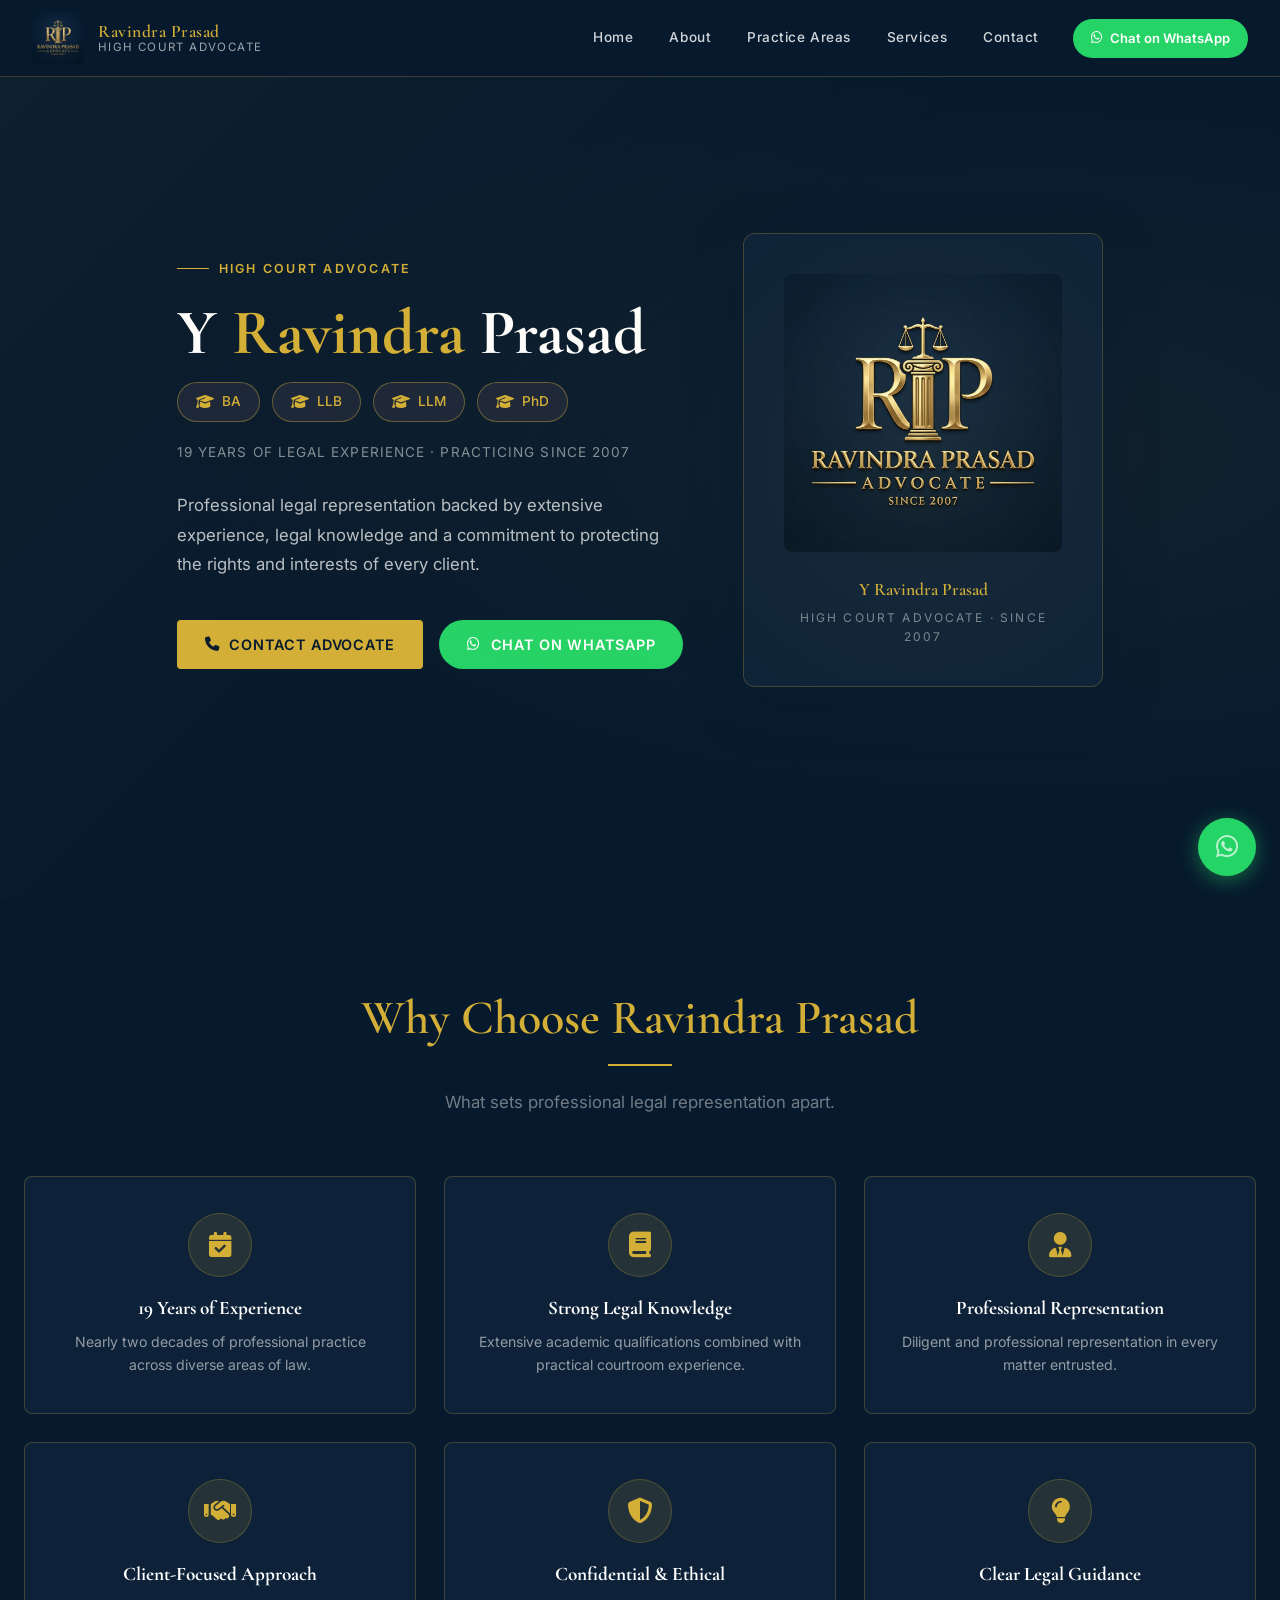
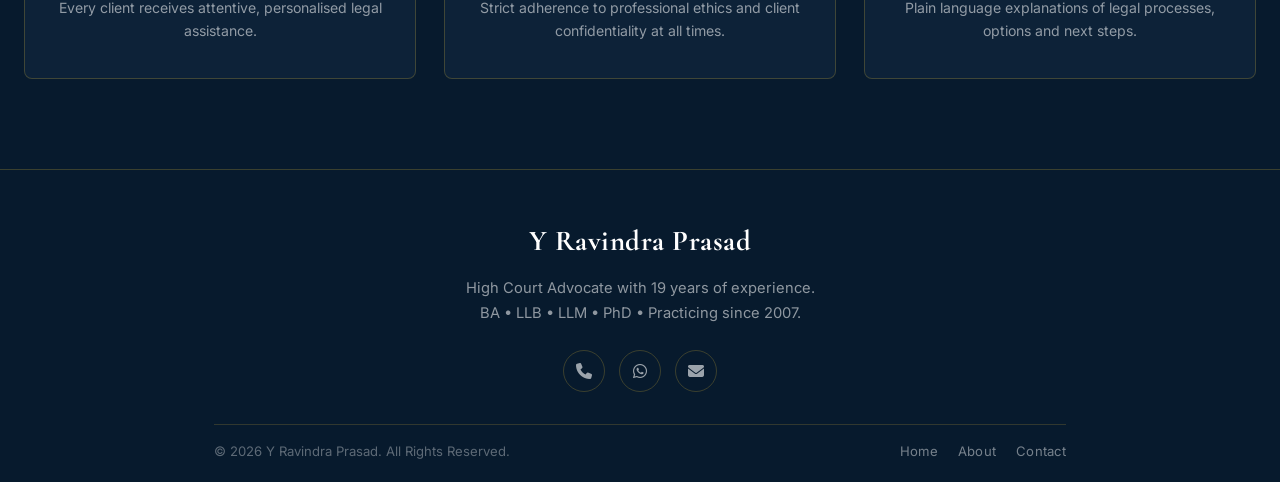
<file: index.html>
<!DOCTYPE html>
<html lang="en">
<head>
    <meta charset="UTF-8">
    <meta name="viewport" content="width=device-width, initial-scale=1.0">
    <meta name="description" content="Y Ravindra Prasad, High Court Advocate with 19 years of legal experience and qualifications BA, LLB, LLM and PhD. Professional legal representation in Hyderabad.">
    <meta name="keywords" content="High Court Advocate, Ravindra Prasad, Legal Services, Hyderabad Advocate, LLM PhD Advocate">
    <meta property="og:title" content="Y Ravindra Prasad | High Court Advocate">
    <meta property="og:description" content="19 years of professional legal experience. BA + LLB + LLM + PhD. Practicing since 2007.">
    <meta property="og:type" content="website">
    <meta name="robots" content="index, follow">
    <link rel="canonical" href="/">
    <title>Y Ravindra Prasad | High Court Advocate</title>
    <!-- Font Awesome -->
    <link rel="stylesheet" href="https://cdnjs.cloudflare.com/ajax/libs/font-awesome/6.5.0/css/all.min.css" crossorigin="anonymous">
    <!-- Site CSS -->
    <link rel="stylesheet" href="./site.css">
    <link rel="stylesheet" href="./responsive.css">
</head>
<body>

<!-- -- HEADER -------------------------------------------------- -->
<header id="site-header" role="banner">
    <div class="header-inner">
        <a href="./index.html" class="header-logo" aria-label="Ravindra Prasad Advocate Home">
            <img src="./logo.jpg" alt="Ravindra Prasad Advocate Logo" width="52" height="52">
            <div class="header-logo-text">
                <span class="header-logo-name">Ravindra Prasad</span>
                <span class="header-logo-title">High Court Advocate</span>
            </div>
        </a>

        <nav class="header-nav" role="navigation" aria-label="Main navigation">
            <a href="./index.html"          class="nav-link" id="nav-home">Home</a>
            <a href="./about.html"          class="nav-link" id="nav-about">About</a>
            <a href="./practice-areas.html" class="nav-link" id="nav-practice">Practice Areas</a>
            <a href="./services.html"       class="nav-link" id="nav-services">Services</a>
            <a href="./contact.html"        class="nav-link" id="nav-contact">Contact</a>
            <a href="https://wa.me/919949218307?text=Hello%20Y%20Ravindra%20Prasad%2C%20I%20would%20like%20to%20discuss%20a%20legal%20matter."
               target="_blank" rel="noopener noreferrer"
               class="btn-whatsapp-nav" aria-label="Chat on WhatsApp">
                <i class="fab fa-whatsapp" aria-hidden="true"></i> Chat on WhatsApp
            </a>
        </nav>

        <button class="hamburger" id="hamburger-btn" aria-label="Toggle mobile menu" aria-expanded="false" aria-controls="mobile-nav">
            <span></span><span></span><span></span>
        </button>
    </div>

    <nav id="mobile-nav" class="mobile-nav" aria-label="Mobile navigation" aria-hidden="true">
        <a href="./index.html"          class="nav-link">Home</a>
        <a href="./about.html"          class="nav-link">About</a>
        <a href="./practice-areas.html" class="nav-link">Practice Areas</a>
        <a href="./services.html"       class="nav-link">Services</a>
        <a href="./contact.html"        class="nav-link">Contact</a>
        <a href="https://wa.me/919949218307?text=Hello%20Y%20Ravindra%20Prasad%2C%20I%20would%20like%20to%20discuss%20a%20legal%20matter."
           target="_blank" rel="noopener noreferrer"
           class="btn-whatsapp-nav" aria-label="Chat on WhatsApp">
            <i class="fab fa-whatsapp" aria-hidden="true"></i> Chat on WhatsApp
        </a>
    </nav>
</header>

<!-- -- HERO ---------------------------------------------------- -->
<main>
<section id="hero" aria-labelledby="hero-heading">
    <div class="container">
        <div class="hero-inner">
            <!-- Left Content -->
            <div class="hero-content">
                <div class="hero-label" aria-hidden="true">
                    High Court Advocate
                </div>
                <h1 id="hero-heading" class="hero-name">
                    Y <span>Ravindra</span> Prasad
                </h1>
                <div class="hero-badges">
                    <span class="qual-badge"><i class="fa fa-graduation-cap" aria-hidden="true"></i> BA</span>
                    <span class="qual-badge"><i class="fa fa-graduation-cap" aria-hidden="true"></i> LLB</span>
                    <span class="qual-badge"><i class="fa fa-graduation-cap" aria-hidden="true"></i> LLM</span>
                    <span class="qual-badge"><i class="fa fa-graduation-cap" aria-hidden="true"></i> PhD</span>
                </div>
                <p class="hero-exp">19 Years of Legal Experience &middot; Practicing Since 2007</p>
                <p class="hero-desc">
                    Professional legal representation backed by extensive experience, legal knowledge
                    and a commitment to protecting the rights and interests of every client.
                </p>
                <div class="hero-actions">
                    <a href="./contact.html" class="btn btn-gold" id="hero-contact-btn">
                        <i class="fa fa-phone" aria-hidden="true"></i> Contact Advocate
                    </a>
                    <a href="https://wa.me/919949218307?text=Hello%20Y%20Ravindra%20Prasad%2C%20I%20would%20like%20to%20discuss%20a%20legal%20matter."
                       target="_blank" rel="noopener noreferrer"
                       class="btn btn-whatsapp" id="hero-wa-btn"
                       aria-label="Chat with advocate on WhatsApp">
                        <i class="fab fa-whatsapp" aria-hidden="true"></i> Chat on WhatsApp
                    </a>
                </div>
            </div>

            <!-- Right Logo Card -->
            <div class="hero-logo-card" aria-hidden="true">
                <img src="./logo.jpg" alt="Ravindra Prasad Advocate Branding Logo" width="300" height="300">
                <p class="text-gold" style="font-family:var(--font-heading);font-size:1.1rem;font-weight:600;">Y Ravindra Prasad</p>
                <p class="hero-logo-since">High Court Advocate &middot; Since 2007</p>
            </div>
        </div>
    </div>
</section>

<!-- -- WHY CHOOSE ---------------------------------------------- -->
<section class="section section-navy" aria-labelledby="why-heading-home">
    <div class="container">
        <div class="section-header fade-up">
            <h2 id="why-heading-home" class="text-gold">Why Choose Ravindra Prasad</h2>
            <div class="gold-line"></div>
            <p class="text-white" style="opacity:0.65;">What sets professional legal representation apart.</p>
        </div>
        <div class="why-grid">
            <div class="why-item fade-up">
                <div class="why-icon"><i class="fa fa-calendar-check" aria-hidden="true"></i></div>
                <h3 class="why-title">19 Years of Experience</h3>
                <p class="why-desc">Nearly two decades of professional practice across diverse areas of law.</p>
            </div>
            <div class="why-item fade-up">
                <div class="why-icon"><i class="fa fa-book" aria-hidden="true"></i></div>
                <h3 class="why-title">Strong Legal Knowledge</h3>
                <p class="why-desc">Extensive academic qualifications combined with practical courtroom experience.</p>
            </div>
            <div class="why-item fade-up">
                <div class="why-icon"><i class="fa fa-user-tie" aria-hidden="true"></i></div>
                <h3 class="why-title">Professional Representation</h3>
                <p class="why-desc">Diligent and professional representation in every matter entrusted.</p>
            </div>
            <div class="why-item fade-up">
                <div class="why-icon"><i class="fa fa-handshake" aria-hidden="true"></i></div>
                <h3 class="why-title">Client-Focused Approach</h3>
                <p class="why-desc">Every client receives attentive, personalised legal assistance.</p>
            </div>
            <div class="why-item fade-up">
                <div class="why-icon"><i class="fa fa-shield-halved" aria-hidden="true"></i></div>
                <h3 class="why-title">Confidential & Ethical</h3>
                <p class="why-desc">Strict adherence to professional ethics and client confidentiality at all times.</p>
            </div>
            <div class="why-item fade-up">
                <div class="why-icon"><i class="fa fa-lightbulb" aria-hidden="true"></i></div>
                <h3 class="why-title">Clear Legal Guidance</h3>
                <p class="why-desc">Plain language explanations of legal processes, options and next steps.</p>
            </div>
        </div>
    </div>
</section>
</main>

<!-- FOOTER -->
<footer id="site-footer" role="contentinfo">
<div class="simple-footer-inner">
    <div class="simple-footer-name">Y Ravindra Prasad</div>
    <p class="simple-footer-desc">High Court Advocate with 19 years of experience.<br>BA &bull; LLB &bull; LLM &bull; PhD &bull; Practicing since 2007.</p>
    <div class="simple-footer-social">
        <a href="tel:+919949218307" class="simple-footer-icon" aria-label="Call"><i class="fa fa-phone"></i></a>
        <a href="https://wa.me/919949218307" target="_blank" rel="noopener noreferrer" class="simple-footer-icon" aria-label="WhatsApp"><i class="fab fa-whatsapp"></i></a>
        <a href="mailto:ravi1808@hotmail.com" class="simple-footer-icon" aria-label="Email"><i class="fa fa-envelope"></i></a>
    </div>
    <div class="simple-footer-bottom">
        <span>&copy; 2026 Y Ravindra Prasad. All Rights Reserved.</span>
        <nav class="simple-footer-nav" aria-label="Footer navigation">
            <a href="./index.html">Home</a>
            <a href="./about.html">About</a>
            <a href="./contact.html">Contact</a>
        </nav>
    </div>
</div>
</footer>

<!-- -- FLOATING WHATSAPP ---------------------------------------- -->
<div id="float-wa" aria-label="WhatsApp quick contact">
    <span class="float-wa-tooltip">Chat with Advocate</span>
    <a href="https://wa.me/919949218307?text=Hello%20Y%20Ravindra%20Prasad%2C%20I%20would%20like%20to%20discuss%20a%20legal%20matter."
       target="_blank" rel="noopener noreferrer"
       class="float-wa-btn" id="float-wa-btn"
       aria-label="Open WhatsApp to contact Ravindra Prasad">
        <i class="fab fa-whatsapp" aria-hidden="true"></i>
    </a>
</div>

<!-- Scripts -->
<script src="https://code.jquery.com/jquery-3.7.1.min.js" crossorigin="anonymous"></script>
<script src="./navigation.js"></script>
<script src="./site.js"></script>
</body>
</html>
</file>
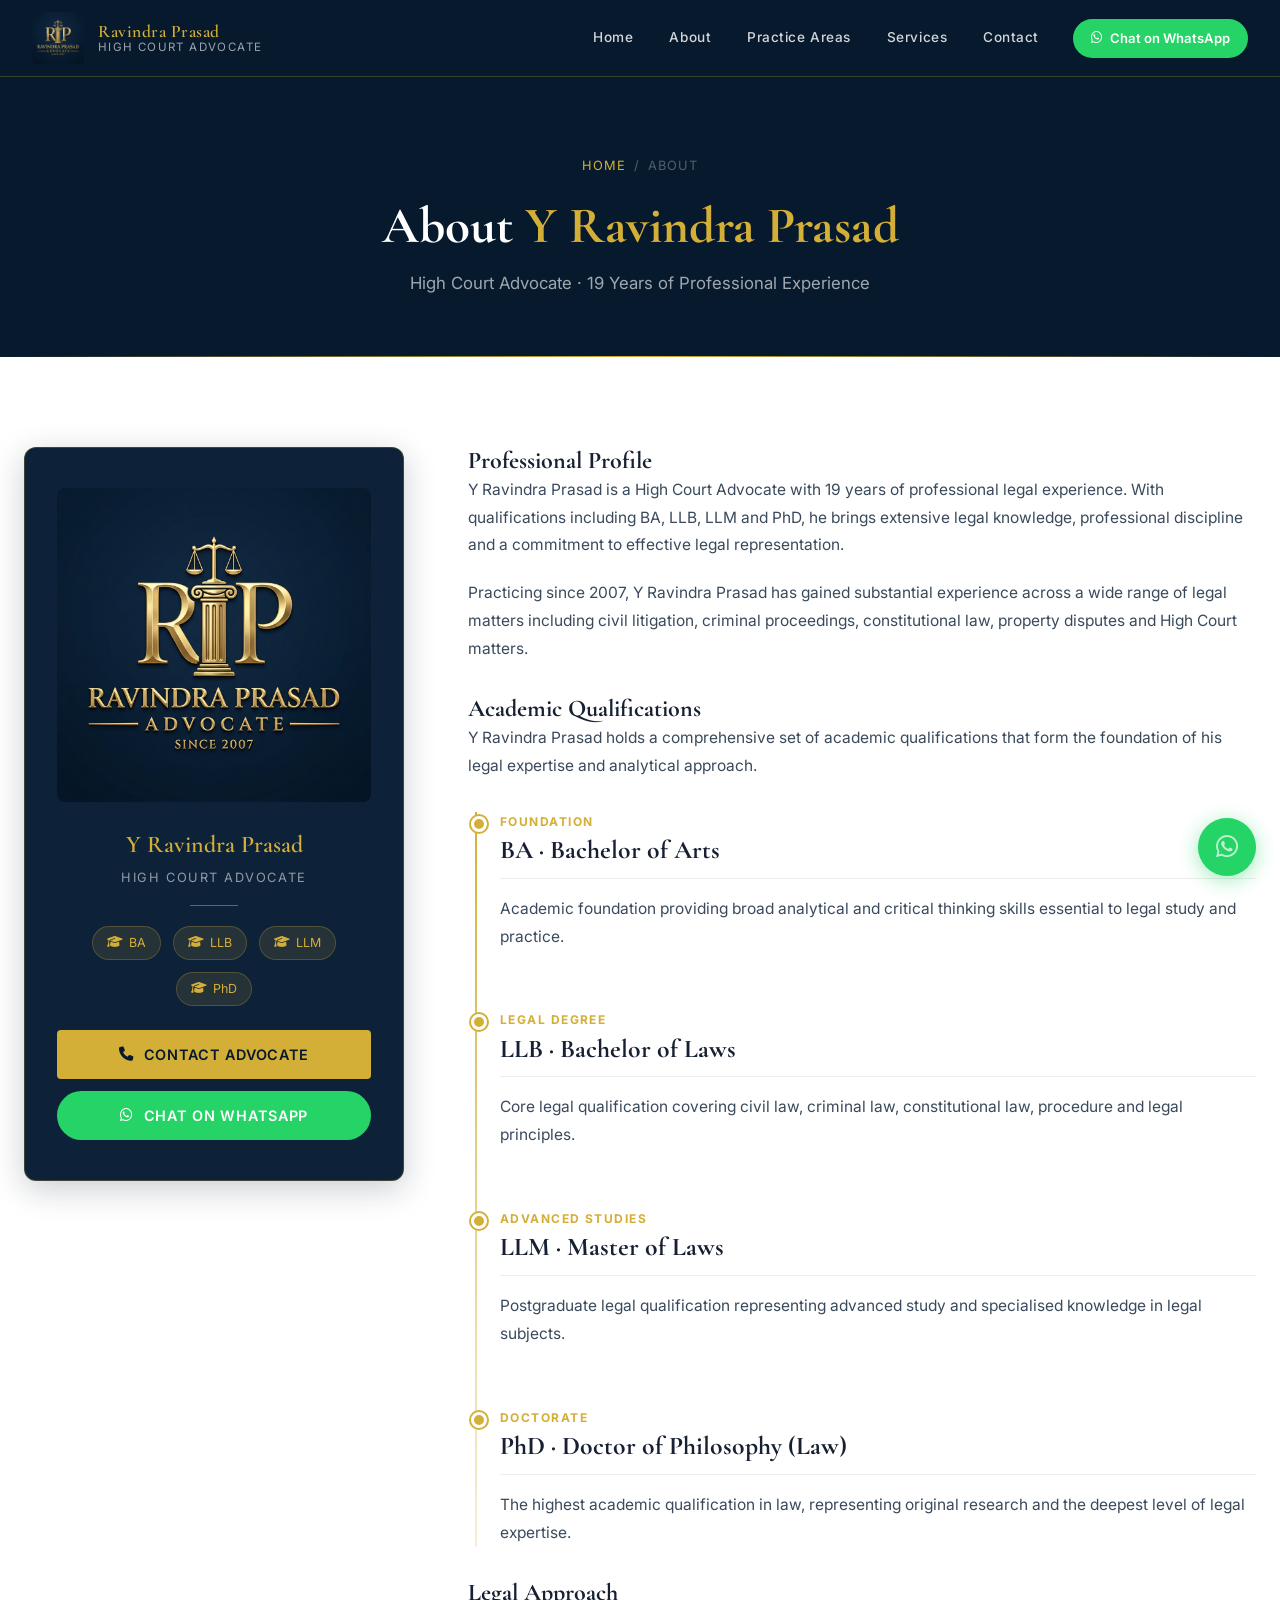
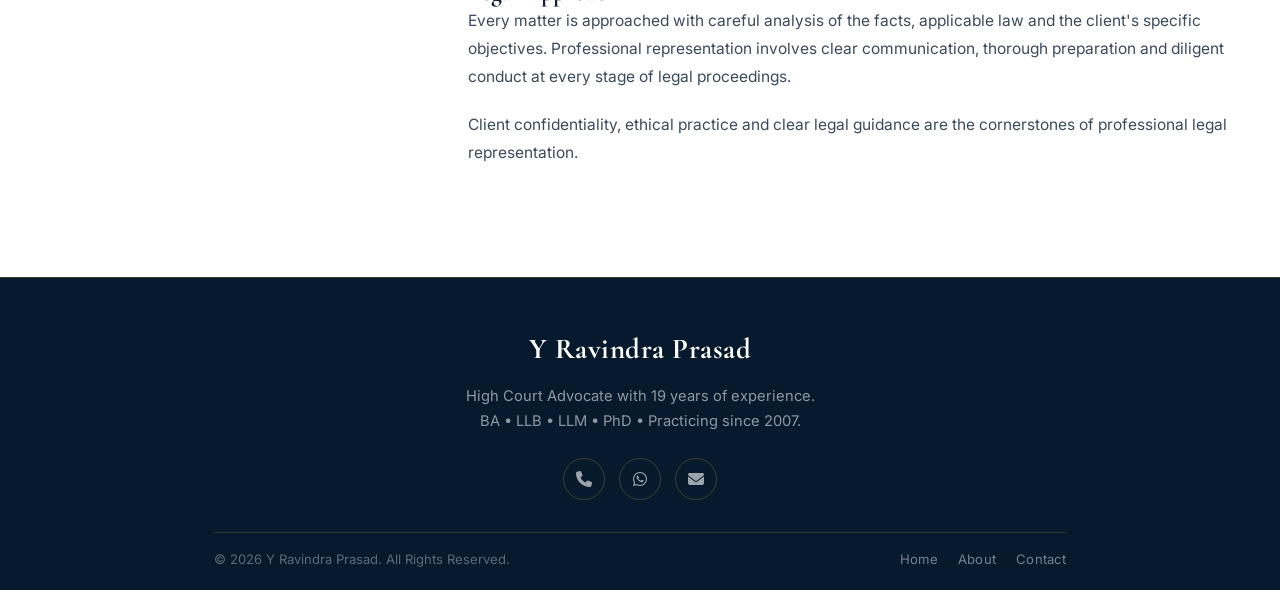
<file: about.html>
<!DOCTYPE html>
<html lang="en">
<head>
    <meta charset="UTF-8">
    <meta name="viewport" content="width=device-width, initial-scale=1.0">
    <meta name="description" content="About Y Ravindra Prasad &middot; High Court Advocate with 19 years of experience. Qualifications: BA, LLB, LLM, PhD. Professional profile and legal approach.">
    <meta property="og:title" content="About Y Ravindra Prasad | High Court Advocate">
    <meta name="robots" content="index, follow">
    <title>About | Y Ravindra Prasad &middot; High Court Advocate</title>
    <link rel="stylesheet" href="https://cdnjs.cloudflare.com/ajax/libs/font-awesome/6.5.0/css/all.min.css" crossorigin="anonymous">
    <link rel="stylesheet" href="./site.css">
    <link rel="stylesheet" href="./responsive.css">
</head>
<body>

<!-- HEADER (same across all pages) -->
<header id="site-header" role="banner">
    <div class="header-inner">
        <a href="./index.html" class="header-logo" aria-label="Ravindra Prasad Advocate Home">
            <img src="./logo.jpg" alt="Ravindra Prasad Advocate Logo" width="52" height="52">
            <div class="header-logo-text">
                <span class="header-logo-name">Ravindra Prasad</span>
                <span class="header-logo-title">High Court Advocate</span>
            </div>
        </a>
        <nav class="header-nav" role="navigation" aria-label="Main navigation">
            <a href="./index.html"          class="nav-link">Home</a>
            <a href="./about.html"          class="nav-link">About</a>
            <a href="./practice-areas.html" class="nav-link">Practice Areas</a>
            <a href="./services.html"       class="nav-link">Services</a>
            <a href="./contact.html"        class="nav-link">Contact</a>
            <a href="https://wa.me/919949218307?text=Hello%20Y%20Ravindra%20Prasad%2C%20I%20would%20like%20to%20discuss%20a%20legal%20matter."
               target="_blank" rel="noopener noreferrer" class="btn-whatsapp-nav" aria-label="Chat on WhatsApp">
                <i class="fab fa-whatsapp" aria-hidden="true"></i> Chat on WhatsApp
            </a>
        </nav>
        <button class="hamburger" id="hamburger-btn" aria-label="Toggle mobile menu" aria-expanded="false" aria-controls="mobile-nav">
            <span></span><span></span><span></span>
        </button>
    </div>
    <nav id="mobile-nav" class="mobile-nav" aria-label="Mobile navigation" aria-hidden="true">
        <a href="./index.html"          class="nav-link">Home</a>
        <a href="./about.html"          class="nav-link">About</a>
        <a href="./practice-areas.html" class="nav-link">Practice Areas</a>
        <a href="./services.html"       class="nav-link">Services</a>
        <a href="./contact.html"        class="nav-link">Contact</a>
        <a href="https://wa.me/919949218307?text=Hello%20Y%20Ravindra%20Prasad%2C%20I%20would%20like%20to%20discuss%20a%20legal%20matter."
           target="_blank" rel="noopener noreferrer" class="btn-whatsapp-nav">
            <i class="fab fa-whatsapp" aria-hidden="true"></i> Chat on WhatsApp
        </a>
    </nav>
</header>

<main class="page-top">
    <!-- Page Hero -->
    <section class="page-hero" aria-labelledby="about-page-title">
        <div class="container">
            <nav class="breadcrumb" aria-label="Breadcrumb">
                <a href="./index.html">Home</a>
                <span aria-hidden="true">/</span>
                <span aria-current="page">About</span>
            </nav>
            <h1 id="about-page-title">About <span>Y Ravindra Prasad</span></h1>
            <p>High Court Advocate &middot; 19 Years of Professional Experience</p>
        </div>
    </section>

    <!-- About Content -->
    <section class="section section-white" aria-label="About the advocate">
        <div class="container">
            <div class="about-grid">
                <!-- Left: Logo Card -->
                <aside class="about-logo-box" aria-label="Advocate profile card">
                    <img src="./logo.jpg" alt="Ravindra Prasad Advocate Branding" width="320" height="320">
                    <div class="about-name">Y Ravindra Prasad</div>
                    <div class="about-desig">High Court Advocate</div>
                    <div class="about-divider"></div>
                    <div style="display:flex;flex-wrap:wrap;justify-content:center;gap:4px;margin-bottom:20px;">
                        <span class="about-badge"><i class="fa fa-graduation-cap" aria-hidden="true"></i> BA</span>
                        <span class="about-badge"><i class="fa fa-graduation-cap" aria-hidden="true"></i> LLB</span>
                        <span class="about-badge"><i class="fa fa-graduation-cap" aria-hidden="true"></i> LLM</span>
                        <span class="about-badge"><i class="fa fa-graduation-cap" aria-hidden="true"></i> PhD</span>
                    </div>
                    <a href="./contact.html" class="btn btn-gold" id="about-contact-btn" style="width:100%;justify-content:center;">
                        <i class="fa fa-phone" aria-hidden="true"></i> Contact Advocate
                    </a>
                    <div style="margin-top:12px;">
                        <a href="https://wa.me/919949218307?text=Hello%20Y%20Ravindra%20Prasad%2C%20I%20would%20like%20to%20discuss%20a%20legal%20matter."
                           target="_blank" rel="noopener noreferrer"
                           class="btn btn-whatsapp" id="about-wa-btn" style="width:100%;justify-content:center;" aria-label="WhatsApp Ravindra Prasad">
                            <i class="fab fa-whatsapp" aria-hidden="true"></i> Chat on WhatsApp
                        </a>
                    </div>
                </aside>

                <!-- Right: Content -->
                <div class="about-content">
                    <section aria-labelledby="profile-heading">
                        <h2 id="profile-heading" class="fade-up">Professional Profile</h2>
                        <p class="fade-up">
                            Y Ravindra Prasad is a High Court Advocate with 19 years of professional legal experience.
                            With qualifications including BA, LLB, LLM and PhD, he brings extensive legal knowledge,
                            professional discipline and a commitment to effective legal representation.
                        </p>
                        <p class="fade-up">
                            Practicing since 2007, Y Ravindra Prasad has gained substantial experience across a wide
                            range of legal matters including civil litigation, criminal proceedings, constitutional law,
                            property disputes and High Court matters.
                        </p>
                    </section>

                    <section class="mt-32" aria-labelledby="qualifications-heading">
                        <h2 id="qualifications-heading" class="fade-up">Academic Qualifications</h2>
                        <p class="fade-up" style="margin-bottom:32px;">
                            Y Ravindra Prasad holds a comprehensive set of academic qualifications that form the
                            foundation of his legal expertise and analytical approach.
                        </p>
                        <div class="timeline" role="list">
                            <div class="timeline-item fade-up" role="listitem">
                                <div class="timeline-dot" aria-hidden="true"></div>
                                <div class="timeline-year">Foundation</div>
                                <h3 class="timeline-title">BA &middot; Bachelor of Arts</h3>
                                <p class="timeline-body">Academic foundation providing broad analytical and critical thinking skills essential to legal study and practice.</p>
                            </div>
                            <div class="timeline-item fade-up" role="listitem">
                                <div class="timeline-dot" aria-hidden="true"></div>
                                <div class="timeline-year">Legal Degree</div>
                                <h3 class="timeline-title">LLB &middot; Bachelor of Laws</h3>
                                <p class="timeline-body">Core legal qualification covering civil law, criminal law, constitutional law, procedure and legal principles.</p>
                            </div>
                            <div class="timeline-item fade-up" role="listitem">
                                <div class="timeline-dot" aria-hidden="true"></div>
                                <div class="timeline-year">Advanced Studies</div>
                                <h3 class="timeline-title">LLM &middot; Master of Laws</h3>
                                <p class="timeline-body">Postgraduate legal qualification representing advanced study and specialised knowledge in legal subjects.</p>
                            </div>
                            <div class="timeline-item fade-up" role="listitem">
                                <div class="timeline-dot" aria-hidden="true"></div>
                                <div class="timeline-year">Doctorate</div>
                                <h3 class="timeline-title">PhD &middot; Doctor of Philosophy (Law)</h3>
                                <p class="timeline-body">The highest academic qualification in law, representing original research and the deepest level of legal expertise.</p>
                            </div>
                        </div>
                    </section>

                    <section class="mt-32" aria-labelledby="approach-heading">
                        <h2 id="approach-heading" class="fade-up">Legal Approach</h2>
                        <p class="fade-up">
                            Every matter is approached with careful analysis of the facts, applicable law and the
                            client's specific objectives. Professional representation involves clear communication,
                            thorough preparation and diligent conduct at every stage of legal proceedings.
                        </p>
                        <p class="fade-up">
                            Client confidentiality, ethical practice and clear legal guidance are the cornerstones
                            of professional legal representation.
                        </p>
                    </section>
                </div>
            </div>
        </div>
    </section>
</main>

<!-- FOOTER -->
<footer id="site-footer" role="contentinfo">
<div class="simple-footer-inner">
    <div class="simple-footer-name">Y Ravindra Prasad</div>
    <p class="simple-footer-desc">High Court Advocate with 19 years of experience.<br>BA &bull; LLB &bull; LLM &bull; PhD &bull; Practicing since 2007.</p>
    <div class="simple-footer-social">
        <a href="tel:+919949218307" class="simple-footer-icon" aria-label="Call"><i class="fa fa-phone"></i></a>
        <a href="https://wa.me/919949218307" target="_blank" rel="noopener noreferrer" class="simple-footer-icon" aria-label="WhatsApp"><i class="fab fa-whatsapp"></i></a>
        <a href="mailto:ravi1808@hotmail.com" class="simple-footer-icon" aria-label="Email"><i class="fa fa-envelope"></i></a>
    </div>
    <div class="simple-footer-bottom">
        <span>&copy; 2026 Y Ravindra Prasad. All Rights Reserved.</span>
        <nav class="simple-footer-nav" aria-label="Footer navigation">
            <a href="./index.html">Home</a>
            <a href="./about.html">About</a>
            <a href="./contact.html">Contact</a>
        </nav>
    </div>
</div>
</footer>

<div id="float-wa" aria-label="WhatsApp quick contact">
    <span class="float-wa-tooltip">Chat with Advocate</span>
    <a href="https://wa.me/919949218307?text=Hello%20Y%20Ravindra%20Prasad%2C%20I%20would%20like%20to%20discuss%20a%20legal%20matter."
       target="_blank" rel="noopener noreferrer" class="float-wa-btn" id="float-wa-btn" aria-label="Open WhatsApp">
        <i class="fab fa-whatsapp" aria-hidden="true"></i>
    </a>
</div>

<script src="https://code.jquery.com/jquery-3.7.1.min.js" crossorigin="anonymous"></script>
<script src="./navigation.js"></script>
<script src="./site.js"></script>
</body>
</html>
</file>
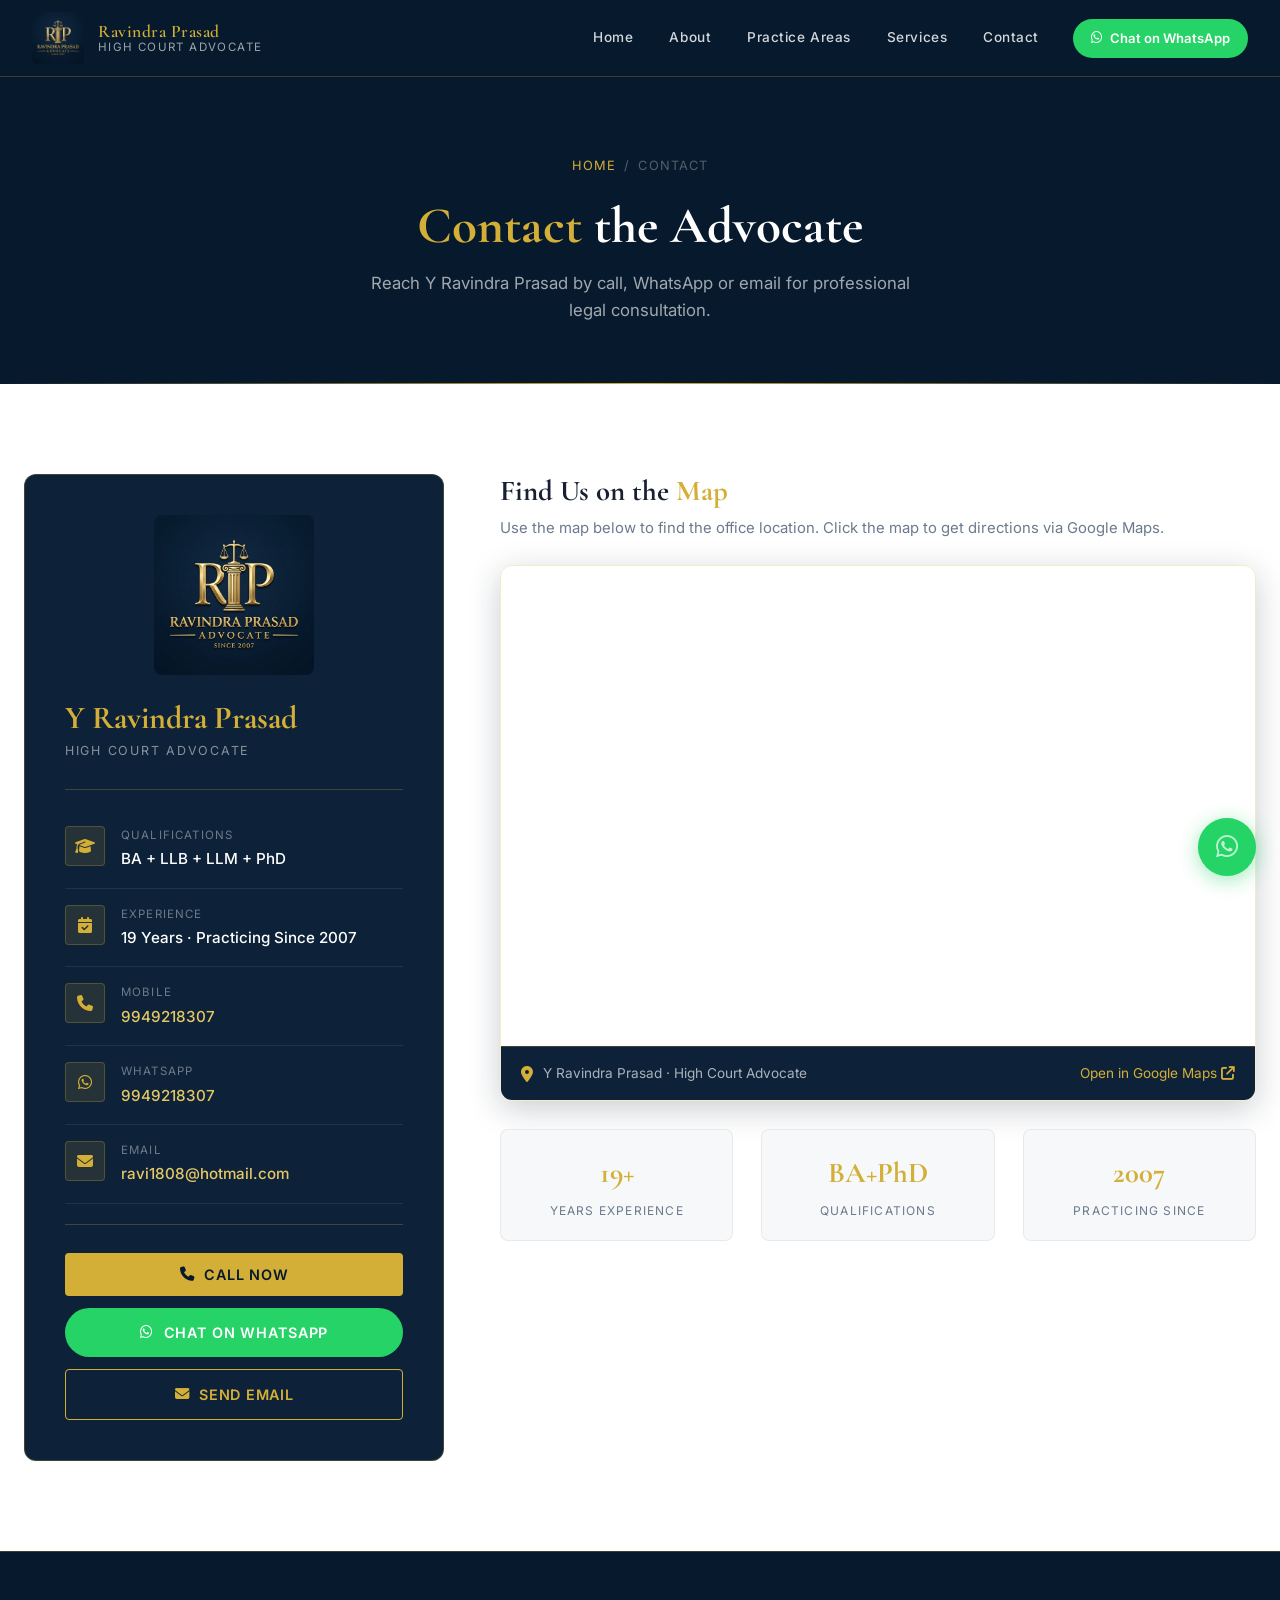
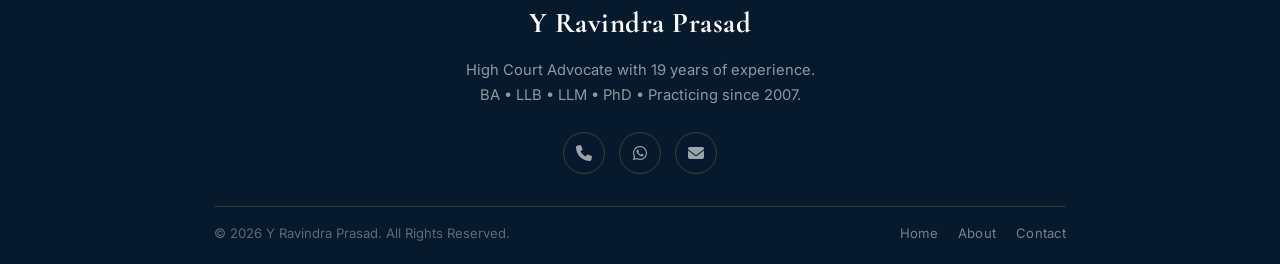
<file: contact.html>
<!DOCTYPE html>
<html lang="en">
<head>
    <meta charset="UTF-8">
    <meta name="viewport" content="width=device-width, initial-scale=1.0">
    <meta name="description" content="Contact Y Ravindra Prasad &middot; High Court Advocate. Mobile: 9949218307. Email: ravi1808@hotmail.com. Available via call, WhatsApp or email.">
    <meta property="og:title" content="Contact | Y Ravindra Prasad &middot; High Court Advocate">
    <meta name="robots" content="index, follow">
    <title>Contact | Y Ravindra Prasad &middot; High Court Advocate</title>
    <link rel="stylesheet" href="https://cdnjs.cloudflare.com/ajax/libs/font-awesome/6.5.0/css/all.min.css" crossorigin="anonymous">
    <link rel="stylesheet" href="./site.css">
    <link rel="stylesheet" href="./responsive.css">
</head>
<body>
<header id="site-header" role="banner">
    <div class="header-inner">
        <a href="./index.html" class="header-logo" aria-label="Ravindra Prasad Advocate Home">
            <img src="./logo.jpg" alt="Ravindra Prasad Advocate Logo" width="52" height="52">
            <div class="header-logo-text">
                <span class="header-logo-name">Ravindra Prasad</span>
                <span class="header-logo-title">High Court Advocate</span>
            </div>
        </a>
        <nav class="header-nav" role="navigation" aria-label="Main navigation">
            <a href="./index.html"          class="nav-link">Home</a>
            <a href="./about.html"          class="nav-link">About</a>
            <a href="./practice-areas.html" class="nav-link">Practice Areas</a>
            <a href="./services.html"       class="nav-link">Services</a>
            <a href="./contact.html"        class="nav-link">Contact</a>
            <a href="https://wa.me/919949218307?text=Hello%20Y%20Ravindra%20Prasad%2C%20I%20would%20like%20to%20discuss%20a%20legal%20matter."
               target="_blank" rel="noopener noreferrer" class="btn-whatsapp-nav" aria-label="Chat on WhatsApp">
                <i class="fab fa-whatsapp" aria-hidden="true"></i> Chat on WhatsApp
            </a>
        </nav>
        <button class="hamburger" id="hamburger-btn" aria-label="Toggle mobile menu" aria-expanded="false" aria-controls="mobile-nav">
            <span></span><span></span><span></span>
        </button>
    </div>
    <nav id="mobile-nav" class="mobile-nav" aria-label="Mobile navigation" aria-hidden="true">
        <a href="./index.html"          class="nav-link">Home</a>
        <a href="./about.html"          class="nav-link">About</a>
        <a href="./practice-areas.html" class="nav-link">Practice Areas</a>
        <a href="./services.html"       class="nav-link">Services</a>
        <a href="./contact.html"        class="nav-link">Contact</a>
        <a href="https://wa.me/919949218307?text=Hello%20Y%20Ravindra%20Prasad%2C%20I%20would%20like%20to%20discuss%20a%20legal%20matter."
           target="_blank" rel="noopener noreferrer" class="btn-whatsapp-nav">
            <i class="fab fa-whatsapp" aria-hidden="true"></i> Chat on WhatsApp
        </a>
    </nav>
</header>

<main class="page-top">
    <section class="page-hero" aria-labelledby="contact-page-title">
        <div class="container">
            <nav class="breadcrumb" aria-label="Breadcrumb">
                <a href="./index.html">Home</a><span>/</span><span aria-current="page">Contact</span>
            </nav>
            <h1 id="contact-page-title"><span>Contact</span> the Advocate</h1>
            <p>Reach Y Ravindra Prasad by call, WhatsApp or email for professional legal consultation.</p>
        </div>
    </section>

    <section class="section section-white" aria-label="Contact information and map">
        <div class="container">
            <div class="contact-grid">
                <!-- Left: Contact Card -->
                <aside aria-label="Advocate contact details">
                    <div class="contact-card fade-up">
                        <!-- Logo -->
                        <div style="text-align:center;margin-bottom:24px;">
                            <img src="./logo.jpg" alt="Ravindra Prasad Advocate" width="160" height="160"
                                 style="border-radius:var(--radius-md);margin:0 auto 16px;">
                        </div>

                        <h2 class="fade-up">Y Ravindra Prasad</h2>
                        <p class="contact-desig">High Court Advocate</p>

                        <div class="contact-divider"></div>

                        <!-- Qualifications -->
                        <div class="contact-item">
                            <div class="contact-icon" aria-hidden="true"><i class="fa fa-graduation-cap"></i></div>
                            <div>
                                <div class="contact-info-label">Qualifications</div>
                                <div class="contact-info-value">BA + LLB + LLM + PhD</div>
                            </div>
                        </div>

                        <!-- Experience -->
                        <div class="contact-item">
                            <div class="contact-icon" aria-hidden="true"><i class="fa fa-calendar-check"></i></div>
                            <div>
                                <div class="contact-info-label">Experience</div>
                                <div class="contact-info-value">19 Years &middot; Practicing Since 2007</div>
                            </div>
                        </div>

                        <!-- Mobile -->
                        <div class="contact-item">
                            <div class="contact-icon" aria-hidden="true"><i class="fa fa-phone"></i></div>
                            <div>
                                <div class="contact-info-label">Mobile</div>
                                <div class="contact-info-value">
                                    <a href="tel:+919949218307" aria-label="Call 9949218307">9949218307</a>
                                </div>
                            </div>
                        </div>

                        <!-- WhatsApp -->
                        <div class="contact-item">
                            <div class="contact-icon" aria-hidden="true"><i class="fab fa-whatsapp"></i></div>
                            <div>
                                <div class="contact-info-label">WhatsApp</div>
                                <div class="contact-info-value">
                                    <a href="https://wa.me/919949218307?text=Hello%20Y%20Ravindra%20Prasad%2C%20I%20would%20like%20to%20discuss%20a%20legal%20matter."
                                       target="_blank" rel="noopener noreferrer"
                                       aria-label="WhatsApp 9949218307">9949218307</a>
                                </div>
                            </div>
                        </div>

                        <!-- Email -->
                        <div class="contact-item">
                            <div class="contact-icon" aria-hidden="true"><i class="fa fa-envelope"></i></div>
                            <div>
                                <div class="contact-info-label">Email</div>
                                <div class="contact-info-value">
                                    <a href="mailto:ravi1808@hotmail.com" aria-label="Send email to ravi1808@hotmail.com">ravi1808@hotmail.com</a>
                                </div>
                            </div>
                        </div>

                        <div class="contact-divider"></div>

                        <!-- Action Buttons -->
                        <div class="contact-actions">
                            <button class="btn btn-gold" id="contact-call-btn" onclick="this.innerHTML='<i class=\'fa fa-phone\' aria-hidden=\'true\'></i> 9949218307'; if(window.innerWidth <= 768) window.location.href='tel:+919949218307';" aria-label="Call Ravindra Prasad">
                                <i class="fa fa-phone" aria-hidden="true"></i> Call Now
                            </button>
                            <a href="https://wa.me/919949218307?text=Hello%20Y%20Ravindra%20Prasad%2C%20I%20would%20like%20to%20discuss%20a%20legal%20matter."
                               target="_blank" rel="noopener noreferrer"
                               class="btn btn-whatsapp" id="contact-wa-btn"
                               aria-label="WhatsApp Ravindra Prasad">
                                <i class="fab fa-whatsapp" aria-hidden="true"></i> Chat on WhatsApp
                            </a>
                            <a href="mailto:ravi1808@hotmail.com"
                               class="btn btn-outline-gold" id="contact-email-btn"
                               aria-label="Send email to Ravindra Prasad">
                                <i class="fa fa-envelope" aria-hidden="true"></i> Send Email
                            </a>
                        </div>

                    </div>
                </aside>

                <!-- Right: Map + Info -->
                <div class="fade-up">
                    <h2 style="font-family:var(--font-heading);font-size:1.8rem;color:var(--text-dark);margin-bottom:8px;">
                        Find Us on the <span style="color:var(--gold);">Map</span>
                    </h2>
                    <p style="color:var(--text-muted);font-size:0.93rem;margin-bottom:24px;line-height:1.65;">
                        Use the map below to find the office location. Click the map to get directions via Google Maps.
                    </p>

                    <!-- Google Maps Embed &middot; lat: 18.247505, lng: 79.028579 -->
                    <div class="map-wrapper" role="region" aria-label="Office location on Google Maps">
                        <iframe
                            src="https://maps.google.com/maps?q=18.247505,79.028579&z=16&output=embed"
                            width="100%"
                            height="480"
                            style="border:0;"
                            allowfullscreen=""
                            loading="lazy"
                            referrerpolicy="no-referrer-when-downgrade"
                            title="Y Ravindra Prasad Advocate &middot; Office Location">
                        </iframe>
                        <div class="map-label">
                            <i class="fa fa-location-dot" aria-hidden="true"></i>
                            <span>Y Ravindra Prasad &middot; High Court Advocate</span>
                            <a href="https://maps.app.goo.gl/gwjDuh7NMcDapSzp9"
                               target="_blank" rel="noopener noreferrer"
                               aria-label="Open location in Google Maps">
                                Open in Google Maps <i class="fa fa-external-link" aria-hidden="true"></i>
                            </a>
                        </div>
                    </div>

                    <!-- Quick Stats below map -->
                    <div class="grid-3" style="margin-top:28px;">
                        <div style="background:var(--off-white);border:1px solid rgba(0,0,0,0.06);border-radius:var(--radius-md);padding:20px;text-align:center;">
                            <div style="font-family:var(--font-heading);font-size:1.8rem;font-weight:700;color:var(--gold);">19+</div>
                            <div style="font-size:0.75rem;color:var(--text-muted);letter-spacing:0.1em;text-transform:uppercase;margin-top:4px;">Years Experience</div>
                        </div>
                        <div style="background:var(--off-white);border:1px solid rgba(0,0,0,0.06);border-radius:var(--radius-md);padding:20px;text-align:center;">
                            <div style="font-family:var(--font-heading);font-size:1.8rem;font-weight:700;color:var(--gold);">BA+PhD</div>
                            <div style="font-size:0.75rem;color:var(--text-muted);letter-spacing:0.1em;text-transform:uppercase;margin-top:4px;">Qualifications</div>
                        </div>
                        <div style="background:var(--off-white);border:1px solid rgba(0,0,0,0.06);border-radius:var(--radius-md);padding:20px;text-align:center;">
                            <div style="font-family:var(--font-heading);font-size:1.8rem;font-weight:700;color:var(--gold);">2007</div>
                            <div style="font-size:0.75rem;color:var(--text-muted);letter-spacing:0.1em;text-transform:uppercase;margin-top:4px;">Practicing Since</div>
                        </div>
                    </div>
                </div>
            </div>
        </div>
    </section>
</main>

<!-- FOOTER -->
<footer id="site-footer" role="contentinfo">
<div class="simple-footer-inner">
    <div class="simple-footer-name">Y Ravindra Prasad</div>
    <p class="simple-footer-desc">High Court Advocate with 19 years of experience.<br>BA &bull; LLB &bull; LLM &bull; PhD &bull; Practicing since 2007.</p>
    <div class="simple-footer-social">
        <a href="tel:+919949218307" class="simple-footer-icon" aria-label="Call"><i class="fa fa-phone"></i></a>
        <a href="https://wa.me/919949218307" target="_blank" rel="noopener noreferrer" class="simple-footer-icon" aria-label="WhatsApp"><i class="fab fa-whatsapp"></i></a>
        <a href="mailto:ravi1808@hotmail.com" class="simple-footer-icon" aria-label="Email"><i class="fa fa-envelope"></i></a>
    </div>
    <div class="simple-footer-bottom">
        <span>&copy; 2026 Y Ravindra Prasad. All Rights Reserved.</span>
        <nav class="simple-footer-nav" aria-label="Footer navigation">
            <a href="./index.html">Home</a>
            <a href="./about.html">About</a>
            <a href="./contact.html">Contact</a>
        </nav>
    </div>
</div>
</footer>

<div id="float-wa" aria-label="WhatsApp quick contact">
    <span class="float-wa-tooltip">Chat with Advocate</span>
    <a href="https://wa.me/919949218307?text=Hello%20Y%20Ravindra%20Prasad%2C%20I%20would%20like%20to%20discuss%20a%20legal%20matter."
       target="_blank" rel="noopener noreferrer" class="float-wa-btn" id="float-wa-btn" aria-label="Open WhatsApp">
        <i class="fab fa-whatsapp" aria-hidden="true"></i>
    </a>
</div>
<script src="https://code.jquery.com/jquery-3.7.1.min.js" crossorigin="anonymous"></script>
<script src="./navigation.js"></script>
<script src="./site.js"></script>
</body>
</html>
</file>
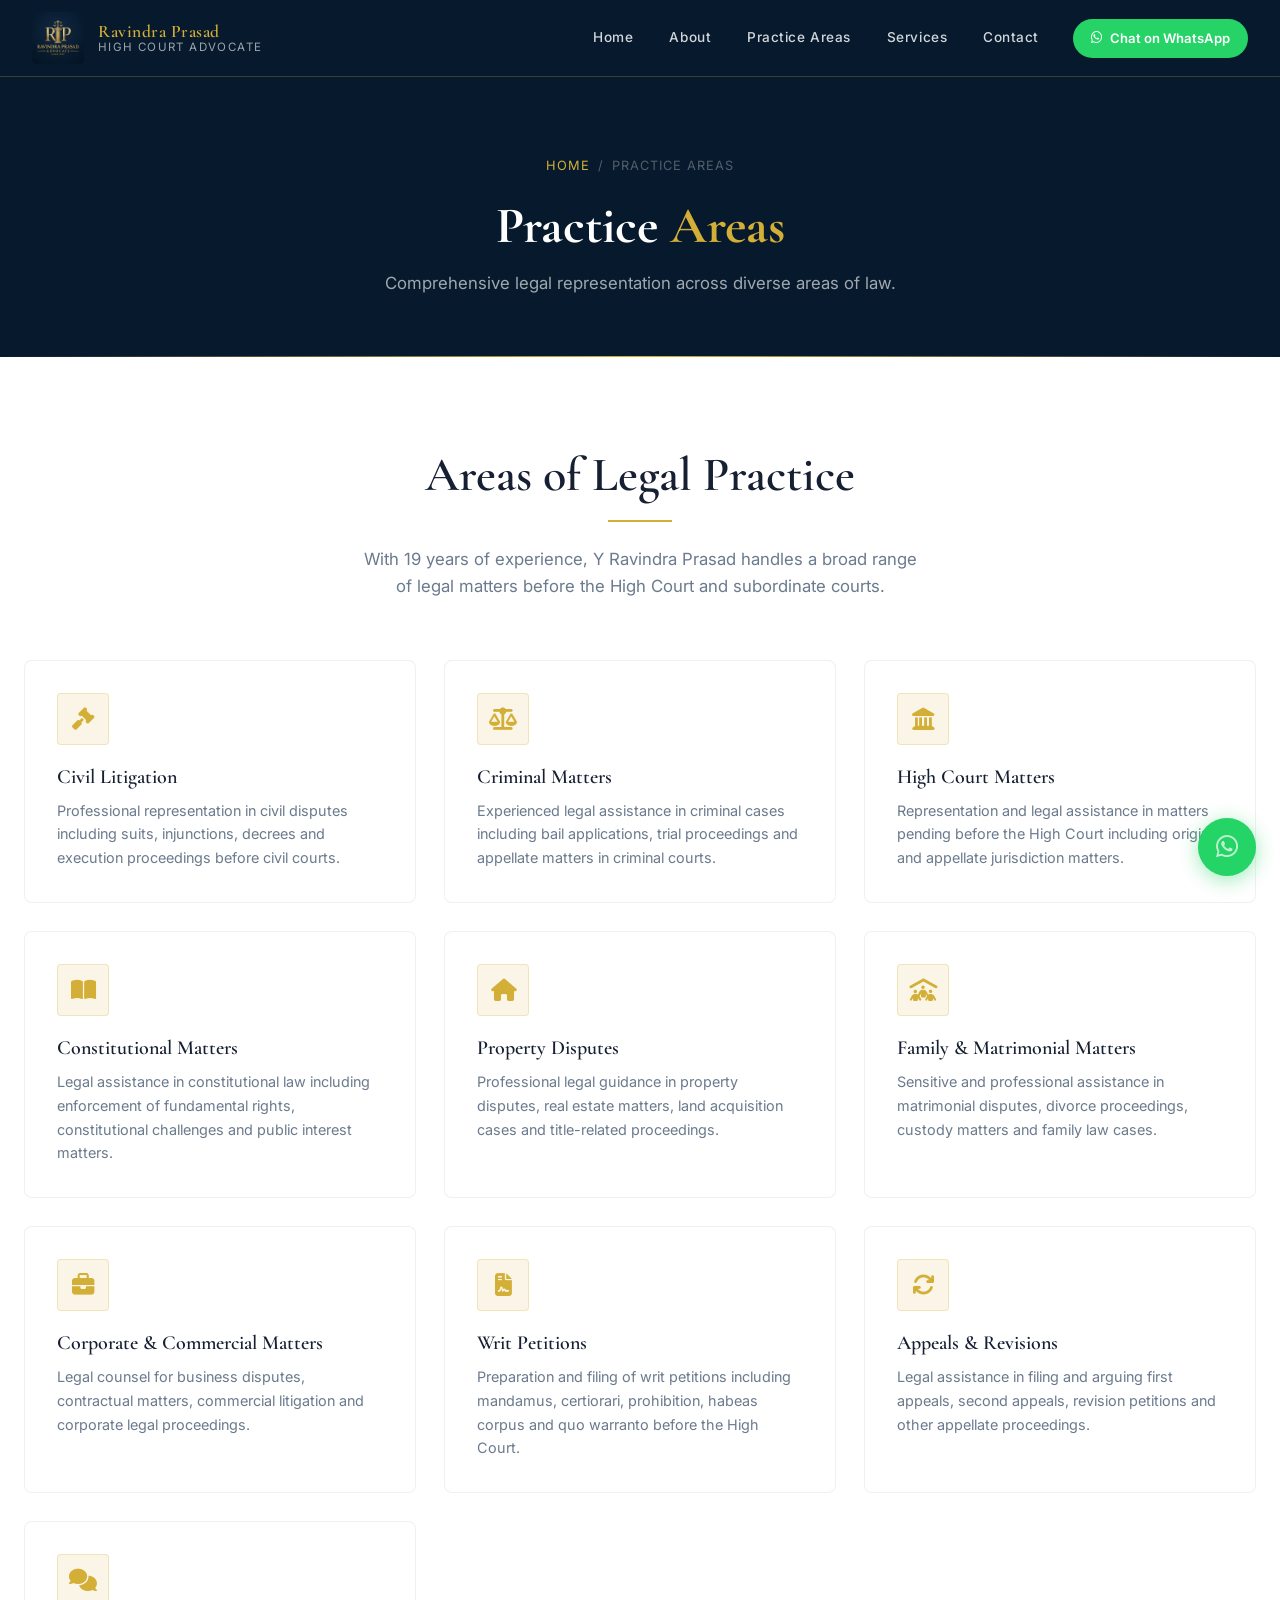
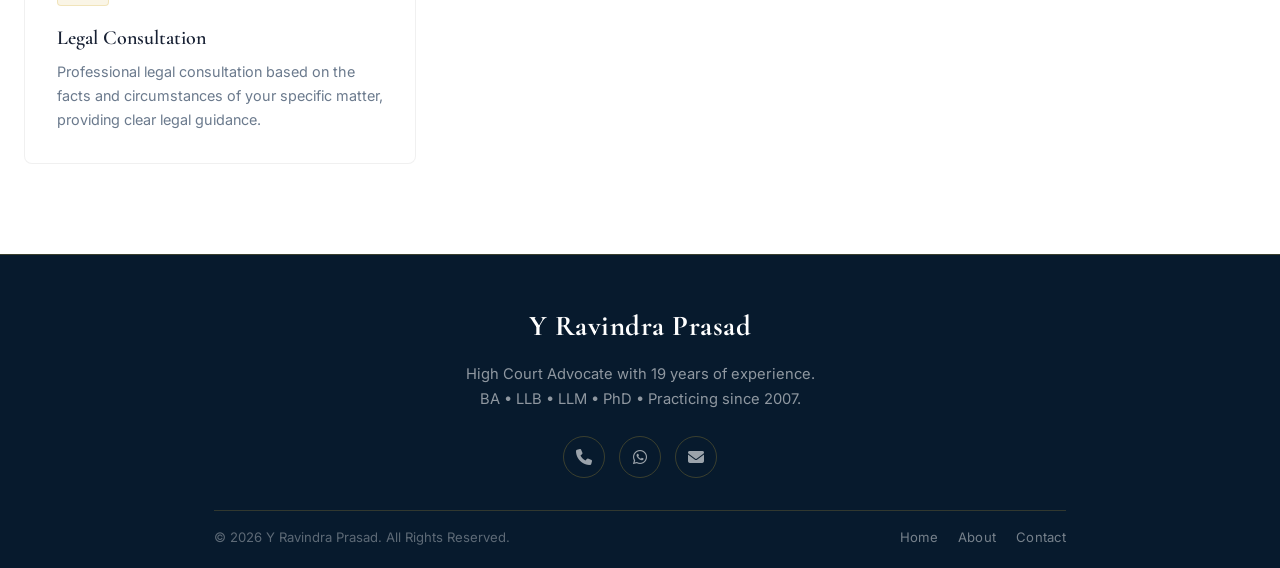
<file: practice-areas.html>
<!DOCTYPE html>
<html lang="en">
<head>
    <meta charset="UTF-8">
    <meta name="viewport" content="width=device-width, initial-scale=1.0">
    <meta name="description" content="Practice areas of Y Ravindra Prasad &middot; High Court Advocate. Civil Litigation, Criminal Matters, Constitutional Law, Property Disputes, Writ Petitions and more.">
    <meta property="og:title" content="Practice Areas | Y Ravindra Prasad &middot; High Court Advocate">
    <meta name="robots" content="index, follow">
    <title>Practice Areas | Y Ravindra Prasad &middot; High Court Advocate</title>
    <link rel="stylesheet" href="https://cdnjs.cloudflare.com/ajax/libs/font-awesome/6.5.0/css/all.min.css" crossorigin="anonymous">
    <link rel="stylesheet" href="./site.css">
    <link rel="stylesheet" href="./responsive.css">
</head>
<body>
<header id="site-header" role="banner">
    <div class="header-inner">
        <a href="./index.html" class="header-logo" aria-label="Ravindra Prasad Advocate Home">
            <img src="./logo.jpg" alt="Ravindra Prasad Advocate Logo" width="52" height="52">
            <div class="header-logo-text">
                <span class="header-logo-name">Ravindra Prasad</span>
                <span class="header-logo-title">High Court Advocate</span>
            </div>
        </a>
        <nav class="header-nav" role="navigation" aria-label="Main navigation">
            <a href="./index.html"          class="nav-link">Home</a>
            <a href="./about.html"          class="nav-link">About</a>
            <a href="./practice-areas.html" class="nav-link">Practice Areas</a>
            <a href="./services.html"       class="nav-link">Services</a>
            <a href="./contact.html"        class="nav-link">Contact</a>
            <a href="https://wa.me/919949218307?text=Hello%20Y%20Ravindra%20Prasad%2C%20I%20would%20like%20to%20discuss%20a%20legal%20matter."
               target="_blank" rel="noopener noreferrer" class="btn-whatsapp-nav" aria-label="Chat on WhatsApp">
                <i class="fab fa-whatsapp" aria-hidden="true"></i> Chat on WhatsApp
            </a>
        </nav>
        <button class="hamburger" id="hamburger-btn" aria-label="Toggle mobile menu" aria-expanded="false" aria-controls="mobile-nav">
            <span></span><span></span><span></span>
        </button>
    </div>
    <nav id="mobile-nav" class="mobile-nav" aria-label="Mobile navigation" aria-hidden="true">
        <a href="./index.html"          class="nav-link">Home</a>
        <a href="./about.html"          class="nav-link">About</a>
        <a href="./practice-areas.html" class="nav-link">Practice Areas</a>
        <a href="./services.html"       class="nav-link">Services</a>
        <a href="./contact.html"        class="nav-link">Contact</a>
        <a href="https://wa.me/919949218307?text=Hello%20Y%20Ravindra%20Prasad%2C%20I%20would%20like%20to%20discuss%20a%20legal%20matter."
           target="_blank" rel="noopener noreferrer" class="btn-whatsapp-nav">
            <i class="fab fa-whatsapp" aria-hidden="true"></i> Chat on WhatsApp
        </a>
    </nav>
</header>

<main class="page-top">
    <section class="page-hero" aria-labelledby="practice-page-title">
        <div class="container">
            <nav class="breadcrumb" aria-label="Breadcrumb">
                <a href="./index.html">Home</a><span>/</span><span aria-current="page">Practice Areas</span>
            </nav>
            <h1 id="practice-page-title">Practice <span>Areas</span></h1>
            <p>Comprehensive legal representation across diverse areas of law.</p>
        </div>
    </section>

    <section class="section section-white" aria-labelledby="practice-list-heading">
        <div class="container">
            <div class="section-header fade-up">
                <h2 id="practice-list-heading">Areas of Legal Practice</h2>
                <div class="gold-line"></div>
                <p>With 19 years of experience, Y Ravindra Prasad handles a broad range of legal matters before the High Court and subordinate courts.</p>
            </div>

            <div class="grid-3" role="list">
                <article class="card fade-up" role="listitem">
                    <div class="card-icon"><i class="fa fa-gavel" aria-hidden="true"></i></div>
                    <h3 class="card-title">Civil Litigation</h3>
                    <p class="card-desc">Professional representation in civil disputes including suits, injunctions, decrees and execution proceedings before civil courts.</p>
                </article>
                <article class="card fade-up" role="listitem">
                    <div class="card-icon"><i class="fa fa-scale-balanced" aria-hidden="true"></i></div>
                    <h3 class="card-title">Criminal Matters</h3>
                    <p class="card-desc">Experienced legal assistance in criminal cases including bail applications, trial proceedings and appellate matters in criminal courts.</p>
                </article>
                <article class="card fade-up" role="listitem">
                    <div class="card-icon"><i class="fa fa-landmark" aria-hidden="true"></i></div>
                    <h3 class="card-title">High Court Matters</h3>
                    <p class="card-desc">Representation and legal assistance in matters pending before the High Court including original and appellate jurisdiction matters.</p>
                </article>
                <article class="card fade-up" role="listitem">
                    <div class="card-icon"><i class="fa fa-book-open" aria-hidden="true"></i></div>
                    <h3 class="card-title">Constitutional Matters</h3>
                    <p class="card-desc">Legal assistance in constitutional law including enforcement of fundamental rights, constitutional challenges and public interest matters.</p>
                </article>
                <article class="card fade-up" role="listitem">
                    <div class="card-icon"><i class="fa fa-house" aria-hidden="true"></i></div>
                    <h3 class="card-title">Property Disputes</h3>
                    <p class="card-desc">Professional legal guidance in property disputes, real estate matters, land acquisition cases and title-related proceedings.</p>
                </article>
                <article class="card fade-up" role="listitem">
                    <div class="card-icon"><i class="fa fa-people-roof" aria-hidden="true"></i></div>
                    <h3 class="card-title">Family &amp; Matrimonial Matters</h3>
                    <p class="card-desc">Sensitive and professional assistance in matrimonial disputes, divorce proceedings, custody matters and family law cases.</p>
                </article>
                <article class="card fade-up" role="listitem">
                    <div class="card-icon"><i class="fa fa-briefcase" aria-hidden="true"></i></div>
                    <h3 class="card-title">Corporate &amp; Commercial Matters</h3>
                    <p class="card-desc">Legal counsel for business disputes, contractual matters, commercial litigation and corporate legal proceedings.</p>
                </article>
                <article class="card fade-up" role="listitem">
                    <div class="card-icon"><i class="fa fa-file-contract" aria-hidden="true"></i></div>
                    <h3 class="card-title">Writ Petitions</h3>
                    <p class="card-desc">Preparation and filing of writ petitions including mandamus, certiorari, prohibition, habeas corpus and quo warranto before the High Court.</p>
                </article>
                <article class="card fade-up" role="listitem">
                    <div class="card-icon"><i class="fa fa-arrows-rotate" aria-hidden="true"></i></div>
                    <h3 class="card-title">Appeals &amp; Revisions</h3>
                    <p class="card-desc">Legal assistance in filing and arguing first appeals, second appeals, revision petitions and other appellate proceedings.</p>
                </article>
                <article class="card fade-up" role="listitem">
                    <div class="card-icon"><i class="fa fa-comments" aria-hidden="true"></i></div>
                    <h3 class="card-title">Legal Consultation</h3>
                    <p class="card-desc">Professional legal consultation based on the facts and circumstances of your specific matter, providing clear legal guidance.</p>
                </article>
            </div>
        </div>
    </section>
</main>

<!-- FOOTER -->
<footer id="site-footer" role="contentinfo">
<div class="simple-footer-inner">
    <div class="simple-footer-name">Y Ravindra Prasad</div>
    <p class="simple-footer-desc">High Court Advocate with 19 years of experience.<br>BA &bull; LLB &bull; LLM &bull; PhD &bull; Practicing since 2007.</p>
    <div class="simple-footer-social">
        <a href="tel:+919949218307" class="simple-footer-icon" aria-label="Call"><i class="fa fa-phone"></i></a>
        <a href="https://wa.me/919949218307" target="_blank" rel="noopener noreferrer" class="simple-footer-icon" aria-label="WhatsApp"><i class="fab fa-whatsapp"></i></a>
        <a href="mailto:ravi1808@hotmail.com" class="simple-footer-icon" aria-label="Email"><i class="fa fa-envelope"></i></a>
    </div>
    <div class="simple-footer-bottom">
        <span>&copy; 2026 Y Ravindra Prasad. All Rights Reserved.</span>
        <nav class="simple-footer-nav" aria-label="Footer navigation">
            <a href="./index.html">Home</a>
            <a href="./about.html">About</a>
            <a href="./contact.html">Contact</a>
        </nav>
    </div>
</div>
</footer>

<div id="float-wa" aria-label="WhatsApp quick contact">
    <span class="float-wa-tooltip">Chat with Advocate</span>
    <a href="https://wa.me/919949218307?text=Hello%20Y%20Ravindra%20Prasad%2C%20I%20would%20like%20to%20discuss%20a%20legal%20matter."
       target="_blank" rel="noopener noreferrer" class="float-wa-btn" id="float-wa-btn" aria-label="Open WhatsApp">
        <i class="fab fa-whatsapp" aria-hidden="true"></i>
    </a>
</div>
<script src="https://code.jquery.com/jquery-3.7.1.min.js" crossorigin="anonymous"></script>
<script src="./navigation.js"></script>
<script src="./site.js"></script>
</body>
</html>
</file>
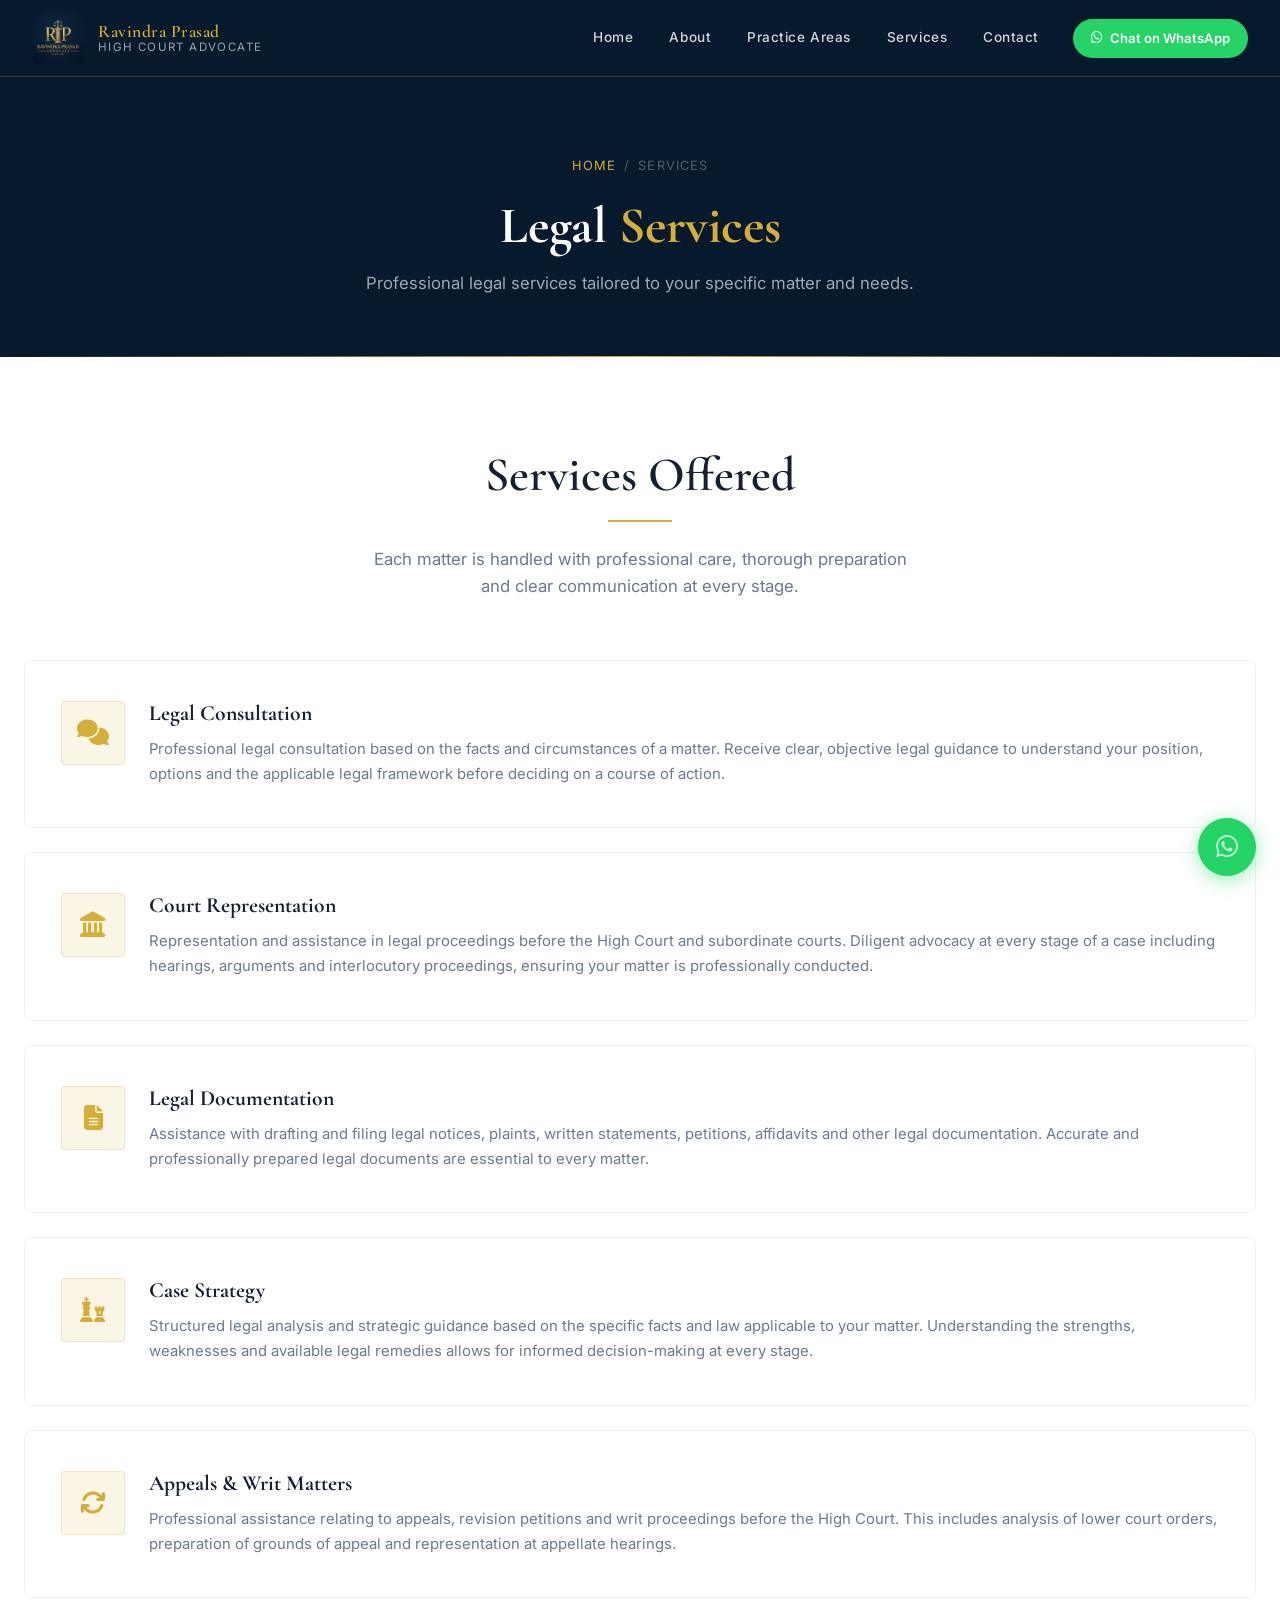
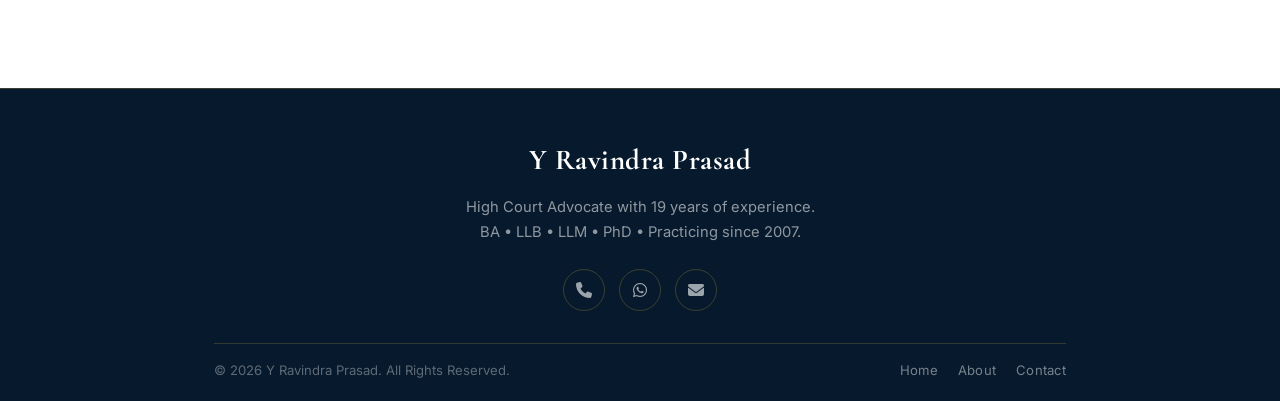
<file: services.html>
<!DOCTYPE html>
<html lang="en">
<head>
    <meta charset="UTF-8">
    <meta name="viewport" content="width=device-width, initial-scale=1.0">
    <meta name="description" content="Legal services offered by Y Ravindra Prasad &middot; High Court Advocate. Consultation, Court Representation, Legal Documentation, Case Strategy and Appeals.">
    <meta property="og:title" content="Legal Services | Y Ravindra Prasad &middot; High Court Advocate">
    <meta name="robots" content="index, follow">
    <title>Legal Services | Y Ravindra Prasad &middot; High Court Advocate</title>
    <link rel="stylesheet" href="https://cdnjs.cloudflare.com/ajax/libs/font-awesome/6.5.0/css/all.min.css" crossorigin="anonymous">
    <link rel="stylesheet" href="./site.css">
    <link rel="stylesheet" href="./responsive.css">
</head>
<body>
<header id="site-header" role="banner">
    <div class="header-inner">
        <a href="./index.html" class="header-logo" aria-label="Ravindra Prasad Advocate Home">
            <img src="./logo.jpg" alt="Ravindra Prasad Advocate Logo" width="52" height="52">
            <div class="header-logo-text">
                <span class="header-logo-name">Ravindra Prasad</span>
                <span class="header-logo-title">High Court Advocate</span>
            </div>
        </a>
        <nav class="header-nav" role="navigation" aria-label="Main navigation">
            <a href="./index.html"          class="nav-link">Home</a>
            <a href="./about.html"          class="nav-link">About</a>
            <a href="./practice-areas.html" class="nav-link">Practice Areas</a>
            <a href="./services.html"       class="nav-link">Services</a>
            <a href="./contact.html"        class="nav-link">Contact</a>
            <a href="https://wa.me/919949218307?text=Hello%20Y%20Ravindra%20Prasad%2C%20I%20would%20like%20to%20discuss%20a%20legal%20matter."
               target="_blank" rel="noopener noreferrer" class="btn-whatsapp-nav" aria-label="Chat on WhatsApp">
                <i class="fab fa-whatsapp" aria-hidden="true"></i> Chat on WhatsApp
            </a>
        </nav>
        <button class="hamburger" id="hamburger-btn" aria-label="Toggle mobile menu" aria-expanded="false" aria-controls="mobile-nav">
            <span></span><span></span><span></span>
        </button>
    </div>
    <nav id="mobile-nav" class="mobile-nav" aria-label="Mobile navigation" aria-hidden="true">
        <a href="./index.html"          class="nav-link">Home</a>
        <a href="./about.html"          class="nav-link">About</a>
        <a href="./practice-areas.html" class="nav-link">Practice Areas</a>
        <a href="./services.html"       class="nav-link">Services</a>
        <a href="./contact.html"        class="nav-link">Contact</a>
        <a href="https://wa.me/919949218307?text=Hello%20Y%20Ravindra%20Prasad%2C%20I%20would%20like%20to%20discuss%20a%20legal%20matter."
           target="_blank" rel="noopener noreferrer" class="btn-whatsapp-nav">
            <i class="fab fa-whatsapp" aria-hidden="true"></i> Chat on WhatsApp
        </a>
    </nav>
</header>

<main class="page-top">
    <section class="page-hero" aria-labelledby="services-page-title">
        <div class="container">
            <nav class="breadcrumb" aria-label="Breadcrumb">
                <a href="./index.html">Home</a><span>/</span><span aria-current="page">Services</span>
            </nav>
            <h1 id="services-page-title">Legal <span>Services</span></h1>
            <p>Professional legal services tailored to your specific matter and needs.</p>
        </div>
    </section>

    <section class="section section-white" aria-labelledby="services-list-heading">
        <div class="container">
            <div class="section-header fade-up">
                <h2 id="services-list-heading">Services Offered</h2>
                <div class="gold-line"></div>
                <p>Each matter is handled with professional care, thorough preparation and clear communication at every stage.</p>
            </div>

            <div style="display:flex;flex-direction:column;gap:24px;" role="list">
                <article class="service-card fade-up" role="listitem">
                    <div class="service-icon"><i class="fa fa-comments" aria-hidden="true"></i></div>
                    <div>
                        <h3 class="service-title">Legal Consultation</h3>
                        <p class="service-desc">
                            Professional legal consultation based on the facts and circumstances of a matter.
                            Receive clear, objective legal guidance to understand your position, options and
                            the applicable legal framework before deciding on a course of action.
                        </p>
                    </div>
                </article>

                <article class="service-card fade-up" role="listitem">
                    <div class="service-icon"><i class="fa fa-landmark" aria-hidden="true"></i></div>
                    <div>
                        <h3 class="service-title">Court Representation</h3>
                        <p class="service-desc">
                            Representation and assistance in legal proceedings before the High Court and subordinate courts.
                            Diligent advocacy at every stage of a case including hearings, arguments and interlocutory
                            proceedings, ensuring your matter is professionally conducted.
                        </p>
                    </div>
                </article>

                <article class="service-card fade-up" role="listitem">
                    <div class="service-icon"><i class="fa fa-file-lines" aria-hidden="true"></i></div>
                    <div>
                        <h3 class="service-title">Legal Documentation</h3>
                        <p class="service-desc">
                            Assistance with drafting and filing legal notices, plaints, written statements, petitions,
                            affidavits and other legal documentation. Accurate and professionally prepared legal
                            documents are essential to every matter.
                        </p>
                    </div>
                </article>

                <article class="service-card fade-up" role="listitem">
                    <div class="service-icon"><i class="fa fa-chess" aria-hidden="true"></i></div>
                    <div>
                        <h3 class="service-title">Case Strategy</h3>
                        <p class="service-desc">
                            Structured legal analysis and strategic guidance based on the specific facts and law applicable
                            to your matter. Understanding the strengths, weaknesses and available legal remedies allows
                            for informed decision-making at every stage.
                        </p>
                    </div>
                </article>

                <article class="service-card fade-up" role="listitem">
                    <div class="service-icon"><i class="fa fa-arrows-rotate" aria-hidden="true"></i></div>
                    <div>
                        <h3 class="service-title">Appeals &amp; Writ Matters</h3>
                        <p class="service-desc">
                            Professional assistance relating to appeals, revision petitions and writ proceedings
                            before the High Court. This includes analysis of lower court orders, preparation of
                            grounds of appeal and representation at appellate hearings.
                        </p>
                    </div>
                </article>
            </div>

        </div>
    </section>
</main>

<!-- FOOTER -->
<footer id="site-footer" role="contentinfo">
<div class="simple-footer-inner">
    <div class="simple-footer-name">Y Ravindra Prasad</div>
    <p class="simple-footer-desc">High Court Advocate with 19 years of experience.<br>BA &bull; LLB &bull; LLM &bull; PhD &bull; Practicing since 2007.</p>
    <div class="simple-footer-social">
        <a href="tel:+919949218307" class="simple-footer-icon" aria-label="Call"><i class="fa fa-phone"></i></a>
        <a href="https://wa.me/919949218307" target="_blank" rel="noopener noreferrer" class="simple-footer-icon" aria-label="WhatsApp"><i class="fab fa-whatsapp"></i></a>
        <a href="mailto:ravi1808@hotmail.com" class="simple-footer-icon" aria-label="Email"><i class="fa fa-envelope"></i></a>
    </div>
    <div class="simple-footer-bottom">
        <span>&copy; 2026 Y Ravindra Prasad. All Rights Reserved.</span>
        <nav class="simple-footer-nav" aria-label="Footer navigation">
            <a href="./index.html">Home</a>
            <a href="./about.html">About</a>
            <a href="./contact.html">Contact</a>
        </nav>
    </div>
</div>
</footer>

<div id="float-wa" aria-label="WhatsApp quick contact">
    <span class="float-wa-tooltip">Chat with Advocate</span>
    <a href="https://wa.me/919949218307?text=Hello%20Y%20Ravindra%20Prasad%2C%20I%20would%20like%20to%20discuss%20a%20legal%20matter."
       target="_blank" rel="noopener noreferrer" class="float-wa-btn" id="float-wa-btn" aria-label="Open WhatsApp">
        <i class="fab fa-whatsapp" aria-hidden="true"></i>
    </a>
</div>
<script src="https://code.jquery.com/jquery-3.7.1.min.js" crossorigin="anonymous"></script>
<script src="./navigation.js"></script>
<script src="./site.js"></script>
</body>
</html>
</file>
<file: site.css>
/* ================================================================
   RAVINDRA PRASAD – HIGH COURT ADVOCATE
   site.css – Core Design System
   ================================================================ */

/* ── Google Fonts ─────────────────────────────────────────────── */
@import url('https://fonts.googleapis.com/css2?family=Cormorant+Garamond:ital,wght@0,300;0,400;0,500;0,600;0,700;1,400;1,600&family=Inter:wght@300;400;500;600;700&display=swap');

/* ── CSS Custom Properties (Design Tokens) ───────────────────── */
:root {
    --navy:          #071A2D;
    --navy-mid:      #0B1F33;
    --navy-light:    #102A43;
    --navy-card:     #0D2238;
    --gold:          #D4AF37;
    --gold-light:    #E6C766;
    --gold-dim:      #B8962E;
    --gold-pale:     rgba(212,175,55,0.12);
    --white:         #FFFFFF;
    --off-white:     #F7F8FA;
    --text-dark:     #172033;
    --text-mid:      #3A4A5C;
    --text-muted:    #6B7A8D;
    --border-gold:   rgba(212,175,55,0.25);
    --border-light:  rgba(255,255,255,0.08);
    --shadow-sm:     0 2px 12px rgba(7,26,45,0.15);
    --shadow-md:     0 8px 32px rgba(7,26,45,0.22);
    --shadow-lg:     0 16px 56px rgba(7,26,45,0.30);
    --radius-sm:     4px;
    --radius-md:     8px;
    --radius-lg:     12px;
    --transition:    all 0.3s cubic-bezier(0.4,0,0.2,1);
    --font-heading:  'Cormorant Garamond', Georgia, serif;
    --font-body:     'Inter', system-ui, sans-serif;
}

/* ── Reset & Base ─────────────────────────────────────────────── */
*, *::before, *::after { box-sizing: border-box; margin: 0; padding: 0; }

html { scroll-behavior: smooth; font-size: 16px; }

body {
    font-family: var(--font-body);
    color: var(--text-dark);
    background: var(--off-white);
    line-height: 1.6;
    -webkit-font-smoothing: antialiased;
}

img { max-width: 100%; height: auto; display: block; }
a { text-decoration: none; color: inherit; }
ul { list-style: none; }

/* ── Typography ───────────────────────────────────────────────── */
h1, h2, h3, h4, h5 { font-family: var(--font-heading); line-height: 1.2; }

.heading-xl  { font-size: clamp(2.2rem, 4.5vw, 3.6rem); font-weight: 600; }
.heading-lg  { font-size: clamp(1.8rem, 3.5vw, 2.8rem); font-weight: 600; }
.heading-md  { font-size: clamp(1.4rem, 2.5vw, 2rem);   font-weight: 500; }
.heading-sm  { font-size: 1.25rem; font-weight: 600; }

.text-gold   { color: var(--gold); }
.text-white  { color: var(--white); }
.text-muted  { color: var(--text-muted); }
.text-center { text-align: center; }

/* ── Section Utilities ────────────────────────────────────────── */
.section { padding: 90px 0; }
.section-navy { background: var(--navy); color: var(--white); }
.section-white { background: var(--white); }
.section-off  { background: var(--off-white); }

.container {
    max-width: 1200px;
    margin: 0 auto;
    padding: 0 24px;
}

.section-header {
    text-align: center;
    margin-bottom: 60px;
}
.section-header h2 {
    font-family: var(--font-heading);
    font-size: clamp(2rem, 4vw, 3rem);
    font-weight: 600;
}
.section-header .gold-line {
    display: inline-block;
    width: 64px;
    height: 2px;
    background: var(--gold);
    margin: 16px auto;
}
.section-header p {
    font-size: 1.05rem;
    color: var(--text-muted);
    max-width: 560px;
    margin: 0 auto;
}
.section-navy .section-header p { color: rgba(255,255,255,0.65); }

/* ── HEADER ───────────────────────────────────────────────────── */
#site-header {
    position: fixed;
    top: 0; left: 0; right: 0;
    z-index: 1000;
    background: var(--navy);
    border-bottom: 1px solid var(--border-gold);
    transition: var(--transition);
}
#site-header.scrolled {
    background: rgba(7,26,45,0.97);
    backdrop-filter: blur(12px);
    box-shadow: var(--shadow-md);
}

.header-inner {
    display: flex;
    align-items: center;
    justify-content: space-between;
    height: 76px;
    padding: 0 32px;
    max-width: 1280px;
    margin: 0 auto;
}

/* Logo */
.header-logo {
    display: flex;
    align-items: center;
    gap: 14px;
    text-decoration: none;
    flex-shrink: 0;
}
.header-logo img {
    height: 52px;
    width: auto;
    object-fit: contain;
    border-radius: var(--radius-sm);
}
.header-logo-text { display: flex; flex-direction: column; line-height: 1.1; }
.header-logo-name {
    font-family: var(--font-heading);
    font-size: 1.1rem;
    font-weight: 600;
    color: var(--gold);
    letter-spacing: 0.03em;
}
.header-logo-title {
    font-size: 0.72rem;
    color: rgba(255,255,255,0.6);
    letter-spacing: 0.12em;
    text-transform: uppercase;
}

/* Navigation */
.header-nav { display: flex; align-items: center; gap: 8px; }
.nav-link {
    font-size: 0.85rem;
    font-weight: 500;
    color: rgba(255,255,255,0.82);
    padding: 8px 14px;
    border-radius: var(--radius-sm);
    letter-spacing: 0.04em;
    transition: var(--transition);
    position: relative;
}
.nav-link::after {
    content: '';
    position: absolute;
    bottom: 2px; left: 14px; right: 14px;
    height: 1.5px;
    background: var(--gold);
    transform: scaleX(0);
    transition: transform 0.25s ease;
}
.nav-link:hover, .nav-link.active { color: var(--gold); }
.nav-link:hover::after, .nav-link.active::after { transform: scaleX(1); }

/* WhatsApp Button */
.btn-whatsapp-nav {
    display: flex;
    align-items: center;
    gap: 8px;
    background: #25D366;
    color: var(--white);
    padding: 9px 18px;
    border-radius: 50px;
    font-size: 0.82rem;
    font-weight: 600;
    margin-left: 12px;
    transition: var(--transition);
    white-space: nowrap;
}
.btn-whatsapp-nav:hover { background: #20ba58; transform: translateY(-1px); box-shadow: 0 4px 16px rgba(37,211,102,0.4); }

/* Hamburger */
.hamburger {
    display: none;
    flex-direction: column;
    gap: 5px;
    cursor: pointer;
    padding: 8px;
    background: none;
    border: none;
}
.hamburger span {
    display: block;
    width: 24px;
    height: 2px;
    background: var(--gold);
    border-radius: 2px;
    transition: var(--transition);
}
.hamburger.open span:nth-child(1) { transform: rotate(45deg) translate(5px, 5px); }
.hamburger.open span:nth-child(2) { opacity: 0; }
.hamburger.open span:nth-child(3) { transform: rotate(-45deg) translate(5px, -5px); }

/* Mobile Nav */
.mobile-nav {
    display: none;
    flex-direction: column;
    background: var(--navy-mid);
    padding: 16px 24px 24px;
    border-top: 1px solid var(--border-gold);
}
.mobile-nav.open { display: flex; }
.mobile-nav .nav-link { padding: 12px 0; border-bottom: 1px solid var(--border-light); border-radius: 0; }
.mobile-nav .nav-link::after { display: none; }
.mobile-nav .btn-whatsapp-nav { margin: 16px 0 0; justify-content: center; }

/* Page spacer */
.page-top { padding-top: 76px; }

/* ── BUTTONS ──────────────────────────────────────────────────── */
.btn {
    display: inline-flex;
    align-items: center;
    gap: 10px;
    padding: 13px 28px;
    border-radius: var(--radius-sm);
    font-family: var(--font-body);
    font-size: 0.9rem;
    font-weight: 600;
    letter-spacing: 0.05em;
    text-transform: uppercase;
    cursor: pointer;
    border: none;
    transition: var(--transition);
}
.btn-gold {
    background: var(--gold);
    color: var(--navy);
}
.btn-gold:hover {
    background: var(--gold-light);
    transform: translateY(-2px);
    box-shadow: 0 8px 24px rgba(212,175,55,0.35);
}
.btn-outline-gold {
    background: transparent;
    color: var(--gold);
    border: 1.5px solid var(--gold);
}
.btn-outline-gold:hover {
    background: var(--gold-pale);
    transform: translateY(-2px);
}
.btn-outline-white {
    background: transparent;
    color: var(--white);
    border: 1.5px solid rgba(255,255,255,0.5);
}
.btn-outline-white:hover {
    border-color: var(--gold);
    color: var(--gold);
}
.btn-whatsapp {
    background: #25D366;
    color: var(--white);
    border-radius: 50px;
}
.btn-whatsapp:hover {
    background: #20ba58;
    transform: translateY(-2px);
    box-shadow: 0 6px 20px rgba(37,211,102,0.4);
}

/* ── HERO (HOME) ──────────────────────────────────────────────── */
#hero {
    background: var(--navy);
    min-height: 100vh;
    display: flex;
    align-items: center;
    position: relative;
    overflow: hidden;
}

/* Subtle gold decorative lines */
#hero::before {
    content: '';
    position: absolute;
    top: 0; right: 0; bottom: 0; left: 0;
    background:
        linear-gradient(135deg, rgba(212,175,55,0.04) 0%, transparent 50%),
        radial-gradient(ellipse at 80% 50%, rgba(212,175,55,0.05) 0%, transparent 60%);
    pointer-events: none;
}

.hero-inner {
    display: grid;
    grid-template-columns: 1fr 420px;
    gap: 80px;
    align-items: center;
    padding: 100px 0 80px;
}

.hero-label {
    display: inline-flex;
    align-items: center;
    gap: 10px;
    font-size: 0.78rem;
    font-weight: 600;
    letter-spacing: 0.18em;
    text-transform: uppercase;
    color: var(--gold);
    margin-bottom: 20px;
}
.hero-label::before {
    content: '';
    display: block;
    width: 32px;
    height: 1.5px;
    background: var(--gold);
}

.hero-name {
    font-family: var(--font-heading);
    font-size: clamp(2.8rem, 5vw, 4.2rem);
    font-weight: 700;
    color: var(--white);
    line-height: 1.05;
    margin-bottom: 16px;
}
.hero-name span { color: var(--gold); }

.hero-quals {
    font-family: var(--font-heading);
    font-size: 1.1rem;
    color: var(--gold-light);
    letter-spacing: 0.1em;
    margin-bottom: 8px;
}

.hero-exp {
    font-size: 0.85rem;
    color: rgba(255,255,255,0.5);
    letter-spacing: 0.08em;
    text-transform: uppercase;
    margin-bottom: 28px;
}

.hero-desc {
    font-size: 1.05rem;
    color: rgba(255,255,255,0.72);
    max-width: 500px;
    line-height: 1.75;
    margin-bottom: 40px;
}

.hero-actions { display: flex; gap: 16px; flex-wrap: wrap; }

/* Logo Card */
.hero-logo-card {
    background: var(--navy-card);
    border: 1px solid var(--border-gold);
    border-radius: var(--radius-lg);
    padding: 40px;
    text-align: center;
    box-shadow: var(--shadow-lg);
    position: relative;
    overflow: hidden;
}
.hero-logo-card::before {
    content: '';
    position: absolute;
    top: -50%;
    left: -50%;
    width: 200%;
    height: 200%;
    background: radial-gradient(circle, rgba(212,175,55,0.06) 0%, transparent 60%);
    pointer-events: none;
}
.hero-logo-card img {
    width: 100%;
    max-width: 300px;
    margin: 0 auto 24px;
    border-radius: var(--radius-md);
}
.hero-logo-since {
    font-size: 0.75rem;
    letter-spacing: 0.18em;
    text-transform: uppercase;
    color: rgba(255,255,255,0.45);
    margin-top: 4px;
}

/* ── STATS SECTION ────────────────────────────────────────────── */
#stats { background: var(--gold); padding: 56px 0; }
.stats-grid {
    display: grid;
    grid-template-columns: repeat(5, 1fr);
    gap: 0;
}
.stat-item {
    text-align: center;
    padding: 24px 16px;
    border-right: 1px solid rgba(7,26,45,0.15);
}
.stat-item:last-child { border-right: none; }
.stat-value {
    font-family: var(--font-heading);
    font-size: 2.4rem;
    font-weight: 700;
    color: var(--navy);
    line-height: 1;
    margin-bottom: 6px;
}
.stat-label {
    font-size: 0.78rem;
    font-weight: 600;
    color: var(--navy-mid);
    letter-spacing: 0.1em;
    text-transform: uppercase;
}
.stat-sub {
    font-size: 0.72rem;
    color: rgba(7,26,45,0.6);
    margin-top: 2px;
}

/* ── PAGE HERO (Inner Pages) ──────────────────────────────────── */
.page-hero {
    background: var(--navy);
    padding: 80px 0 60px;
    text-align: center;
    position: relative;
    overflow: hidden;
}
.page-hero::after {
    content: '';
    position: absolute;
    bottom: 0; left: 0; right: 0;
    height: 1px;
    background: linear-gradient(to right, transparent, var(--gold), transparent);
}
.page-hero h1 {
    font-family: var(--font-heading);
    font-size: clamp(2.2rem, 4vw, 3.2rem);
    color: var(--white);
    margin-bottom: 12px;
}
.page-hero h1 span { color: var(--gold); }
.page-hero p {
    color: rgba(255,255,255,0.62);
    font-size: 1.05rem;
    max-width: 560px;
    margin: 0 auto;
}
.breadcrumb {
    display: flex;
    align-items: center;
    justify-content: center;
    gap: 8px;
    font-size: 0.8rem;
    color: rgba(255,255,255,0.45);
    margin-bottom: 20px;
    text-transform: uppercase;
    letter-spacing: 0.08em;
}
.breadcrumb a { color: var(--gold); }
.breadcrumb span { color: rgba(255,255,255,0.3); }

/* ── CARDS ────────────────────────────────────────────────────── */
.card {
    background: var(--white);
    border-radius: var(--radius-md);
    border: 1px solid rgba(0,0,0,0.06);
    padding: 32px;
    transition: var(--transition);
    position: relative;
    overflow: hidden;
}
.card:hover {
    transform: translateY(-4px);
    box-shadow: var(--shadow-md);
    border-color: rgba(212,175,55,0.4);
}
.card-navy {
    background: var(--navy-card);
    border-color: var(--border-gold);
    color: var(--white);
}
.card-navy:hover {
    background: var(--navy-light);
    box-shadow: 0 8px 32px rgba(212,175,55,0.15);
}

.card-icon {
    width: 52px;
    height: 52px;
    background: var(--gold-pale);
    border: 1px solid var(--border-gold);
    border-radius: var(--radius-sm);
    display: flex;
    align-items: center;
    justify-content: center;
    margin-bottom: 20px;
    font-size: 1.4rem;
    color: var(--gold);
    flex-shrink: 0;
}
.card-navy .card-icon { background: rgba(212,175,55,0.1); }

.card-title {
    font-family: var(--font-heading);
    font-size: 1.25rem;
    font-weight: 600;
    color: var(--text-dark);
    margin-bottom: 10px;
}
.card-navy .card-title { color: var(--white); }
.card-desc {
    font-size: 0.9rem;
    color: var(--text-muted);
    line-height: 1.65;
}
.card-navy .card-desc { color: rgba(255,255,255,0.6); }

/* Card accent strip */
.card::before {
    content: '';
    position: absolute;
    top: 0; left: 0; right: 0;
    height: 2px;
    background: var(--gold);
    transform: scaleX(0);
    transform-origin: left;
    transition: transform 0.35s ease;
}
.card:hover::before { transform: scaleX(1); }

/* Grid layouts */
.grid-2 { display: grid; grid-template-columns: 1fr 1fr; gap: 28px; }
.grid-3 { display: grid; grid-template-columns: repeat(3, 1fr); gap: 28px; }
.grid-4 { display: grid; grid-template-columns: repeat(4, 1fr); gap: 24px; }

/* ── ABOUT PAGE ───────────────────────────────────────────────── */
.about-grid {
    display: grid;
    grid-template-columns: 380px 1fr;
    gap: 64px;
    align-items: start;
}
.about-logo-box {
    position: sticky;
    top: 96px;
    background: var(--navy-card);
    border: 1px solid var(--border-gold);
    border-radius: var(--radius-lg);
    padding: 40px 32px;
    text-align: center;
    box-shadow: var(--shadow-md);
}
.about-logo-box img {
    width: 100%;
    border-radius: var(--radius-md);
    margin-bottom: 24px;
}
.about-name {
    font-family: var(--font-heading);
    font-size: 1.5rem;
    font-weight: 600;
    color: var(--gold);
    margin-bottom: 4px;
}
.about-desig {
    font-size: 0.8rem;
    letter-spacing: 0.12em;
    text-transform: uppercase;
    color: rgba(255,255,255,0.55);
}
.about-divider {
    width: 48px;
    height: 1px;
    background: var(--gold);
    margin: 16px auto;
    opacity: 0.5;
}
.about-badge {
    display: inline-flex;
    align-items: center;
    gap: 6px;
    background: var(--gold-pale);
    border: 1px solid var(--border-gold);
    border-radius: 50px;
    padding: 6px 14px;
    font-size: 0.78rem;
    color: var(--gold);
    margin: 4px;
}

.about-content h3 {
    font-family: var(--font-heading);
    font-size: 1.6rem;
    color: var(--text-dark);
    margin-bottom: 16px;
    padding-bottom: 12px;
    border-bottom: 1px solid rgba(0,0,0,0.07);
}
.about-content p {
    font-size: 0.97rem;
    color: var(--text-mid);
    line-height: 1.8;
    margin-bottom: 20px;
}

/* Timeline */
.timeline { position: relative; padding-left: 32px; }
.timeline::before {
    content: '';
    position: absolute;
    left: 7px; top: 0; bottom: 0;
    width: 1.5px;
    background: linear-gradient(to bottom, var(--gold), rgba(212,175,55,0.2));
}
.timeline-item {
    position: relative;
    padding-bottom: 40px;
}
.timeline-item:last-child { padding-bottom: 0; }
.timeline-dot {
    position: absolute;
    left: -29px;
    top: 4px;
    width: 16px;
    height: 16px;
    background: var(--gold);
    border-radius: 50%;
    border: 3px solid var(--white);
    box-shadow: 0 0 0 2px var(--gold);
}
.timeline-year {
    font-size: 0.75rem;
    font-weight: 700;
    letter-spacing: 0.12em;
    color: var(--gold);
    text-transform: uppercase;
    margin-bottom: 4px;
}
.timeline-title {
    font-family: var(--font-heading);
    font-size: 1.25rem;
    color: var(--text-dark);
    margin-bottom: 6px;
}
.timeline-body {
    font-size: 0.9rem;
    color: var(--text-muted);
    line-height: 1.65;
}

/* ── EXPERIENCE ───────────────────────────────────────────────── */
.exp-hero-banner {
    background: linear-gradient(135deg, var(--navy) 0%, var(--navy-light) 100%);
    border: 1px solid var(--border-gold);
    border-radius: var(--radius-lg);
    padding: 56px;
    text-align: center;
    margin-bottom: 56px;
    position: relative;
    overflow: hidden;
}
.exp-hero-banner::before {
    content: '';
    position: absolute;
    inset: 0;
    background: radial-gradient(ellipse at center, rgba(212,175,55,0.08) 0%, transparent 70%);
}
.exp-number {
    font-family: var(--font-heading);
    font-size: clamp(5rem, 10vw, 8rem);
    font-weight: 700;
    color: var(--gold);
    line-height: 1;
    margin-bottom: 8px;
}
.exp-label {
    font-size: 1rem;
    letter-spacing: 0.18em;
    text-transform: uppercase;
    color: rgba(255,255,255,0.65);
}

/* ── WHY CHOOSE ───────────────────────────────────────────────── */
.why-grid { display: grid; grid-template-columns: repeat(3, 1fr); gap: 28px; }
.why-item {
    background: var(--navy-card);
    border: 1px solid var(--border-gold);
    border-radius: var(--radius-md);
    padding: 36px 28px;
    text-align: center;
    transition: var(--transition);
    position: relative;
    overflow: hidden;
}
.why-item:hover {
    transform: translateY(-4px);
    box-shadow: 0 12px 40px rgba(212,175,55,0.15);
    border-color: var(--gold);
}
.why-icon {
    width: 64px;
    height: 64px;
    background: var(--gold-pale);
    border: 1px solid var(--border-gold);
    border-radius: 50%;
    display: flex;
    align-items: center;
    justify-content: center;
    margin: 0 auto 20px;
    font-size: 1.6rem;
    color: var(--gold);
    transition: var(--transition);
}
.why-item:hover .why-icon {
    background: var(--gold);
    color: var(--navy);
}
.why-title {
    font-family: var(--font-heading);
    font-size: 1.2rem;
    color: var(--white);
    margin-bottom: 10px;
}
.why-desc { font-size: 0.88rem; color: rgba(255,255,255,0.55); line-height: 1.65; }

/* ── CONTACT PAGE ─────────────────────────────────────────────── */
.contact-grid {
    display: grid;
    grid-template-columns: 420px 1fr;
    gap: 56px;
    align-items: start;
}
.contact-card {
    background: var(--navy-card);
    border: 1px solid var(--border-gold);
    border-radius: var(--radius-lg);
    padding: 40px;
    position: sticky;
    top: 96px;
}
.contact-card h2 {
    font-family: var(--font-heading);
    font-size: 2rem;
    color: var(--gold);
    margin-bottom: 4px;
}
.contact-card .contact-desig {
    font-size: 0.78rem;
    letter-spacing: 0.14em;
    text-transform: uppercase;
    color: rgba(255,255,255,0.5);
    margin-bottom: 28px;
}
.contact-divider {
    height: 1px;
    background: var(--border-gold);
    margin: 20px 0;
}
.contact-item {
    display: flex;
    align-items: flex-start;
    gap: 16px;
    padding: 16px 0;
    border-bottom: 1px solid var(--border-light);
}
.contact-item:last-of-type { border-bottom: none; }
.contact-icon {
    width: 40px;
    height: 40px;
    background: var(--gold-pale);
    border: 1px solid var(--border-gold);
    border-radius: var(--radius-sm);
    display: flex;
    align-items: center;
    justify-content: center;
    color: var(--gold);
    font-size: 1rem;
    flex-shrink: 0;
}
.contact-info-label {
    font-size: 0.72rem;
    letter-spacing: 0.1em;
    text-transform: uppercase;
    color: rgba(255,255,255,0.4);
    margin-bottom: 3px;
}
.contact-info-value {
    font-size: 0.95rem;
    color: var(--white);
    font-weight: 500;
}
.contact-info-value a { color: var(--gold-light); }
.contact-actions { display: flex; flex-direction: column; gap: 12px; margin-top: 28px; }
.contact-actions .btn { justify-content: center; }

/* Map */
.map-wrapper {
    border-radius: var(--radius-lg);
    overflow: hidden;
    border: 1px solid var(--border-gold);
    box-shadow: var(--shadow-md);
}
.map-wrapper iframe {
    width: 100%;
    height: 480px;
    border: none;
    display: block;
}
.map-label {
    background: var(--navy-card);
    padding: 16px 20px;
    display: flex;
    align-items: center;
    gap: 10px;
    border-top: 1px solid var(--border-gold);
}
.map-label i { color: var(--gold); }
.map-label span { font-size: 0.85rem; color: rgba(255,255,255,0.65); }
.map-label a { color: var(--gold); font-size: 0.85rem; margin-left: auto; }

/* Disclaimer */
.disclaimer-box {
    background: rgba(212,175,55,0.06);
    border: 1px solid var(--border-gold);
    border-radius: var(--radius-md);
    padding: 20px 24px;
    margin-top: 28px;
    font-size: 0.82rem;
    color: rgba(255,255,255,0.5);
    line-height: 1.65;
}
.disclaimer-box i { color: var(--gold); margin-right: 6px; }

/* ── FOOTER ───────────────────────────────────────────────────── */
#site-footer {
    background: var(--navy);
    border-top: 1px solid var(--border-gold);
    padding: 72px 0 0;
}
.footer-grid {
    display: grid;
    grid-template-columns: 2fr 1fr 1fr;
    gap: 56px;
    padding-bottom: 56px;
}
.footer-brand .footer-logo {
    display: flex;
    align-items: center;
    gap: 12px;
    margin-bottom: 20px;
}
.footer-brand .footer-logo img {
    height: 48px;
    width: auto;
    border-radius: 4px;
}
.footer-brand .footer-logo-name {
    font-family: var(--font-heading);
    font-size: 1.2rem;
    font-weight: 600;
    color: var(--gold);
    line-height: 1.1;
}
.footer-brand .footer-logo-title {
    font-size: 0.68rem;
    letter-spacing: 0.12em;
    text-transform: uppercase;
    color: rgba(255,255,255,0.45);
}
.footer-desc {
    font-size: 0.88rem;
    color: rgba(255,255,255,0.5);
    line-height: 1.75;
    margin-bottom: 24px;
    max-width: 300px;
}
.footer-social a {
    display: inline-flex;
    align-items: center;
    justify-content: center;
    width: 36px;
    height: 36px;
    background: var(--gold-pale);
    border: 1px solid var(--border-gold);
    border-radius: 50%;
    color: var(--gold);
    font-size: 0.9rem;
    transition: var(--transition);
}
.footer-social a:hover { background: #25D366; border-color: #25D366; color: var(--white); }

.footer-col h4 {
    font-family: var(--font-heading);
    font-size: 1.05rem;
    color: var(--gold);
    margin-bottom: 20px;
    padding-bottom: 10px;
    border-bottom: 1px solid var(--border-gold);
}
.footer-links { display: flex; flex-direction: column; gap: 10px; }
.footer-links a {
    font-size: 0.88rem;
    color: rgba(255,255,255,0.55);
    transition: var(--transition);
    display: flex;
    align-items: center;
    gap: 6px;
}
.footer-links a::before { content: '—'; color: var(--gold); font-size: 0.7rem; }
.footer-links a:hover { color: var(--gold); padding-left: 4px; }

.footer-contact-items { display: flex; flex-direction: column; gap: 12px; }
.footer-contact-item { display: flex; align-items: center; gap: 12px; }
.footer-contact-item i { color: var(--gold); font-size: 0.9rem; width: 16px; }
.footer-contact-item a, .footer-contact-item span {
    font-size: 0.88rem;
    color: rgba(255,255,255,0.55);
    transition: var(--transition);
}
.footer-contact-item a:hover { color: var(--gold); }

.footer-bottom {
    border-top: 1px solid var(--border-gold);
    padding: 20px 0;
    display: flex;
    align-items: center;
    justify-content: space-between;
    flex-wrap: wrap;
    gap: 12px;
}
.footer-copy { font-size: 0.8rem; color: rgba(255,255,255,0.35); }
.footer-legal { font-size: 0.75rem; color: rgba(255,255,255,0.28); max-width: 420px; text-align: right; }

/* ── FLOATING WHATSAPP ────────────────────────────────────────── */
#float-wa {
    position: fixed;
    bottom: 24px;
    right: 24px;
    z-index: 999;
    display: flex;
    flex-direction: column;
    align-items: flex-end;
    gap: 8px;
}
.float-wa-btn {
    width: 58px;
    height: 58px;
    background: #25D366;
    border-radius: 50%;
    display: flex;
    align-items: center;
    justify-content: center;
    font-size: 1.6rem;
    color: var(--white);
    box-shadow: 0 4px 20px rgba(37,211,102,0.45);
    transition: var(--transition);
    cursor: pointer;
}
.float-wa-btn:hover { background: #20ba58; transform: scale(1.08); box-shadow: 0 6px 28px rgba(37,211,102,0.55); }
.float-wa-tooltip {
    background: var(--navy-mid);
    color: var(--white);
    font-size: 0.78rem;
    padding: 6px 12px;
    border-radius: 50px;
    white-space: nowrap;
    border: 1px solid var(--border-gold);
    opacity: 0;
    transform: translateX(10px);
    transition: var(--transition);
    pointer-events: none;
}
#float-wa:hover .float-wa-tooltip { opacity: 1; transform: translateX(0); }

/* Pulse ring */
.float-wa-btn::before {
    content: '';
    position: absolute;
    width: 58px;
    height: 58px;
    border-radius: 50%;
    background: rgba(37,211,102,0.3);
    animation: wa-pulse 2s ease-out infinite;
}
@keyframes wa-pulse {
    0%   { transform: scale(1); opacity: 0.8; }
    100% { transform: scale(1.7); opacity: 0; }
}

/* ── SCROLL ANIMATIONS ────────────────────────────────────────── */
.fade-up {
    opacity: 0;
    transform: translateY(28px);
    transition: opacity 0.6s ease, transform 0.6s ease;
}
.fade-up.visible {
    opacity: 1;
    transform: translateY(0);
}
.fade-up:nth-child(2) { transition-delay: 0.1s; }
.fade-up:nth-child(3) { transition-delay: 0.2s; }
.fade-up:nth-child(4) { transition-delay: 0.3s; }
.fade-up:nth-child(5) { transition-delay: 0.4s; }
.fade-up:nth-child(6) { transition-delay: 0.5s; }

/* ── SERVICES PAGE ────────────────────────────────────────────── */
.service-card {
    background: var(--white);
    border: 1px solid rgba(0,0,0,0.06);
    border-radius: var(--radius-md);
    padding: 40px 36px;
    display: grid;
    grid-template-columns: 64px 1fr;
    gap: 24px;
    transition: var(--transition);
    position: relative;
    overflow: hidden;
}
.service-card::after {
    content: '';
    position: absolute;
    left: 0; top: 0; bottom: 0;
    width: 3px;
    background: var(--gold);
    transform: scaleY(0);
    transform-origin: top;
    transition: transform 0.35s ease;
}
.service-card:hover {
    border-color: rgba(212,175,55,0.3);
    box-shadow: var(--shadow-md);
    transform: translateX(4px);
}
.service-card:hover::after { transform: scaleY(1); }

.service-icon {
    width: 64px;
    height: 64px;
    background: var(--gold-pale);
    border: 1px solid var(--border-gold);
    border-radius: var(--radius-sm);
    display: flex;
    align-items: center;
    justify-content: center;
    color: var(--gold);
    font-size: 1.6rem;
    flex-shrink: 0;
}
.service-title {
    font-family: var(--font-heading);
    font-size: 1.35rem;
    color: var(--text-dark);
    margin-bottom: 10px;
}
.service-desc { font-size: 0.93rem; color: var(--text-muted); line-height: 1.7; }

/* Utility helpers */
.mt-8  { margin-top: 8px; }
.mt-16 { margin-top: 16px; }
.mt-24 { margin-top: 24px; }
.mt-32 { margin-top: 32px; }
.mb-8  { margin-bottom: 8px; }
.mb-16 { margin-bottom: 16px; }
.mb-24 { margin-bottom: 24px; }

/* ── HERO QUALIFICATIONS BADGES ───────────────────────────────── */
.hero-badges {
    display: flex;
    flex-wrap: wrap;
    gap: 12px;
    margin-bottom: 20px;
    justify-content: flex-start;
}
.qual-badge {
    display: inline-flex;
    align-items: center;
    gap: 8px;
    background: rgba(30, 41, 59, 0.85); /* Dark pill background */
    border: 1px solid rgba(212, 175, 55, 0.4); /* Thin gold border */
    border-radius: 50px;
    padding: 8px 18px;
    font-size: 0.85rem;
    color: var(--gold);
    font-weight: 500;
}
.qual-badge i {
    font-size: 0.9rem;
}

/* ============================================================
/* ============================================================
   SIMPLE FOOTER  — matches header colour & font style
   ============================================================ */
#site-footer {
    background: var(--navy);
    color: rgba(255,255,255,0.6);
    border-top: 1px solid var(--border-gold);
    padding: 0;
    font-family: var(--font-body);
}
.simple-footer-inner {
    max-width: 900px;
    margin: 0 auto;
    padding: 48px 24px 0;
    text-align: center;
}
.simple-footer-name {
    font-family: var(--font-heading);
    font-size: 1.8rem;
    font-weight: 700;
    color: var(--white);
    margin-bottom: 12px;
    letter-spacing: 0.5px;
}
.simple-footer-desc {
    font-family: var(--font-body);
    font-size: 0.92rem;
    color: rgba(255,255,255,0.55);
    line-height: 1.7;
    max-width: 520px;
    margin: 0 auto 24px;
}
.simple-footer-social {
    display: flex;
    justify-content: center;
    gap: 14px;
    margin-bottom: 32px;
}
.simple-footer-icon {
    display: flex;
    align-items: center;
    justify-content: center;
    width: 42px;
    height: 42px;
    border-radius: 50%;
    border: 1px solid var(--border-gold);
    color: rgba(255,255,255,0.6);
    font-size: 1rem;
    text-decoration: none;
    transition: var(--transition);
}
.simple-footer-icon:hover {
    border-color: var(--gold);
    color: var(--gold);
    background: rgba(212,175,55,0.1);
}
.simple-footer-bottom {
    border-top: 1px solid rgba(212,175,55,0.2);
    padding: 16px 0 20px;
    display: flex;
    align-items: center;
    justify-content: space-between;
    font-size: 0.82rem;
    color: rgba(255,255,255,0.35);
    flex-wrap: wrap;
    gap: 8px;
    font-family: var(--font-body);
}
.simple-footer-nav {
    display: flex;
    gap: 20px;
}
.simple-footer-nav a {
    color: rgba(255,255,255,0.45);
    text-decoration: none;
    font-family: var(--font-body);
    font-size: 0.82rem;
    letter-spacing: 0.02em;
    transition: color 0.2s;
}
.simple-footer-nav a:hover {
    color: var(--gold);
}
</file>
<file: responsive.css>
/* ================================================================
   RAVINDRA PRASAD – Responsive CSS
   Breakpoints: 1280, 1024, 768, 480, 375px
   ================================================================ */

/* ── 1280px ───────────────────────────────────────────────────── */
@media (max-width: 1280px) {
    .hero-inner { grid-template-columns: 1fr 360px; gap: 60px; }
    .stats-grid { grid-template-columns: repeat(5, 1fr); }
    .footer-grid { gap: 40px; }
}

/* ── 1024px (Tablet) ──────────────────────────────────────────── */
@media (max-width: 1024px) {
    .header-inner { padding: 0 20px; }
    .header-nav { display: none; }
    .hamburger { display: flex; }

    .hero-inner {
        grid-template-columns: 1fr;
        gap: 48px;
        padding: 80px 0 60px;
        text-align: center;
    }
    .hero-label { justify-content: center; }
    .hero-desc { margin: 0 auto 40px; }
    .hero-actions { justify-content: center; }
    .hero-logo-card { max-width: 400px; margin: 0 auto; }

    .stats-grid { grid-template-columns: repeat(3, 1fr); gap: 0; }
    .stat-item:nth-child(3) { border-right: none; }

    .about-grid { grid-template-columns: 1fr; gap: 40px; }
    .about-logo-box { position: static; max-width: 400px; margin: 0 auto; }

    .grid-3 { grid-template-columns: 1fr 1fr; }
    .why-grid { grid-template-columns: 1fr 1fr; }

    .contact-grid { grid-template-columns: 1fr; gap: 40px; }
    .contact-card { position: static; }

    .footer-grid { grid-template-columns: 1fr 1fr; }
    .footer-brand { grid-column: 1 / -1; }

    .exp-hero-banner { padding: 40px 32px; }
}

/* ── 768px (Tablet portrait) ──────────────────────────────────── */
@media (max-width: 768px) {
    .section { padding: 64px 0; }

    .stats-grid { grid-template-columns: repeat(2, 1fr); }
    .stat-item:nth-child(2) { border-right: none; }
    .stat-item:nth-child(3) { border-right: 1px solid rgba(7,26,45,0.15); }
    .stat-item:last-child { border-right: none; }

    .grid-2 { grid-template-columns: 1fr; }
    .grid-3 { grid-template-columns: 1fr; }
    .grid-4 { grid-template-columns: 1fr 1fr; }
    .why-grid { grid-template-columns: 1fr; }

    .service-card { grid-template-columns: 1fr; text-align: center; }
    .service-icon { margin: 0 auto; }

    .footer-grid { grid-template-columns: 1fr; gap: 32px; }
    .footer-brand { grid-column: auto; }

    .footer-bottom {
        flex-direction: column;
        text-align: center;
    }
    .footer-legal { text-align: center; }

    .page-hero h1 { font-size: 2rem; }

    .contact-actions .btn { font-size: 0.82rem; padding: 12px 20px; }
    .map-wrapper iframe { height: 360px; }
}

/* ── 480px (Mobile) ───────────────────────────────────────────── */
@media (max-width: 480px) {
    html { font-size: 15px; }

    .container { padding: 0 16px; }

    .header-inner { height: 66px; padding: 0 16px; }
    .header-logo img { height: 44px; }
    .page-top { padding-top: 66px; }

    #hero { min-height: auto; }
    .hero-inner { padding: 60px 0 48px; }
    .hero-actions { flex-direction: column; align-items: center; }
    .hero-actions .btn { width: 100%; justify-content: center; }

    .stats-grid { grid-template-columns: 1fr 1fr; }
    .stat-item { border-right: none !important; border-bottom: 1px solid rgba(7,26,45,0.12); }
    .stat-item:nth-last-child(-n+2) { border-bottom: none; }

    .grid-4 { grid-template-columns: 1fr; }

    .btn { padding: 12px 20px; font-size: 0.82rem; }

    #float-wa { bottom: 16px; right: 16px; }
    .float-wa-btn { width: 52px; height: 52px; font-size: 1.4rem; }
    .float-wa-btn::before { width: 52px; height: 52px; }

    .exp-hero-banner { padding: 32px 20px; }
    .exp-number { font-size: 5rem; }

    .section-header { margin-bottom: 40px; }

    .map-wrapper iframe { height: 280px; }
}

/* ── 375px (Small Mobile) ─────────────────────────────────────── */
@media (max-width: 375px) {
    html { font-size: 14px; }

    .header-logo-text { display: none; }
    .hero-name { font-size: 2.2rem; }
    .stat-value { font-size: 2rem; }

    .footer-contact-item { flex-wrap: wrap; }
}

/* ── Prevent horizontal scroll ─────────────────────────────────── */
body, .hero-inner, .header-inner, .container, .footer-grid { max-width: 100%; }
body { overflow-x: hidden; }

/* ── Print ─────────────────────────────────────────────────────── */
@media print {
    #site-header, #float-wa, .mobile-nav { display: none !important; }
    .page-top { padding-top: 0; }
    body { background: white; color: black; }
}
</file>
